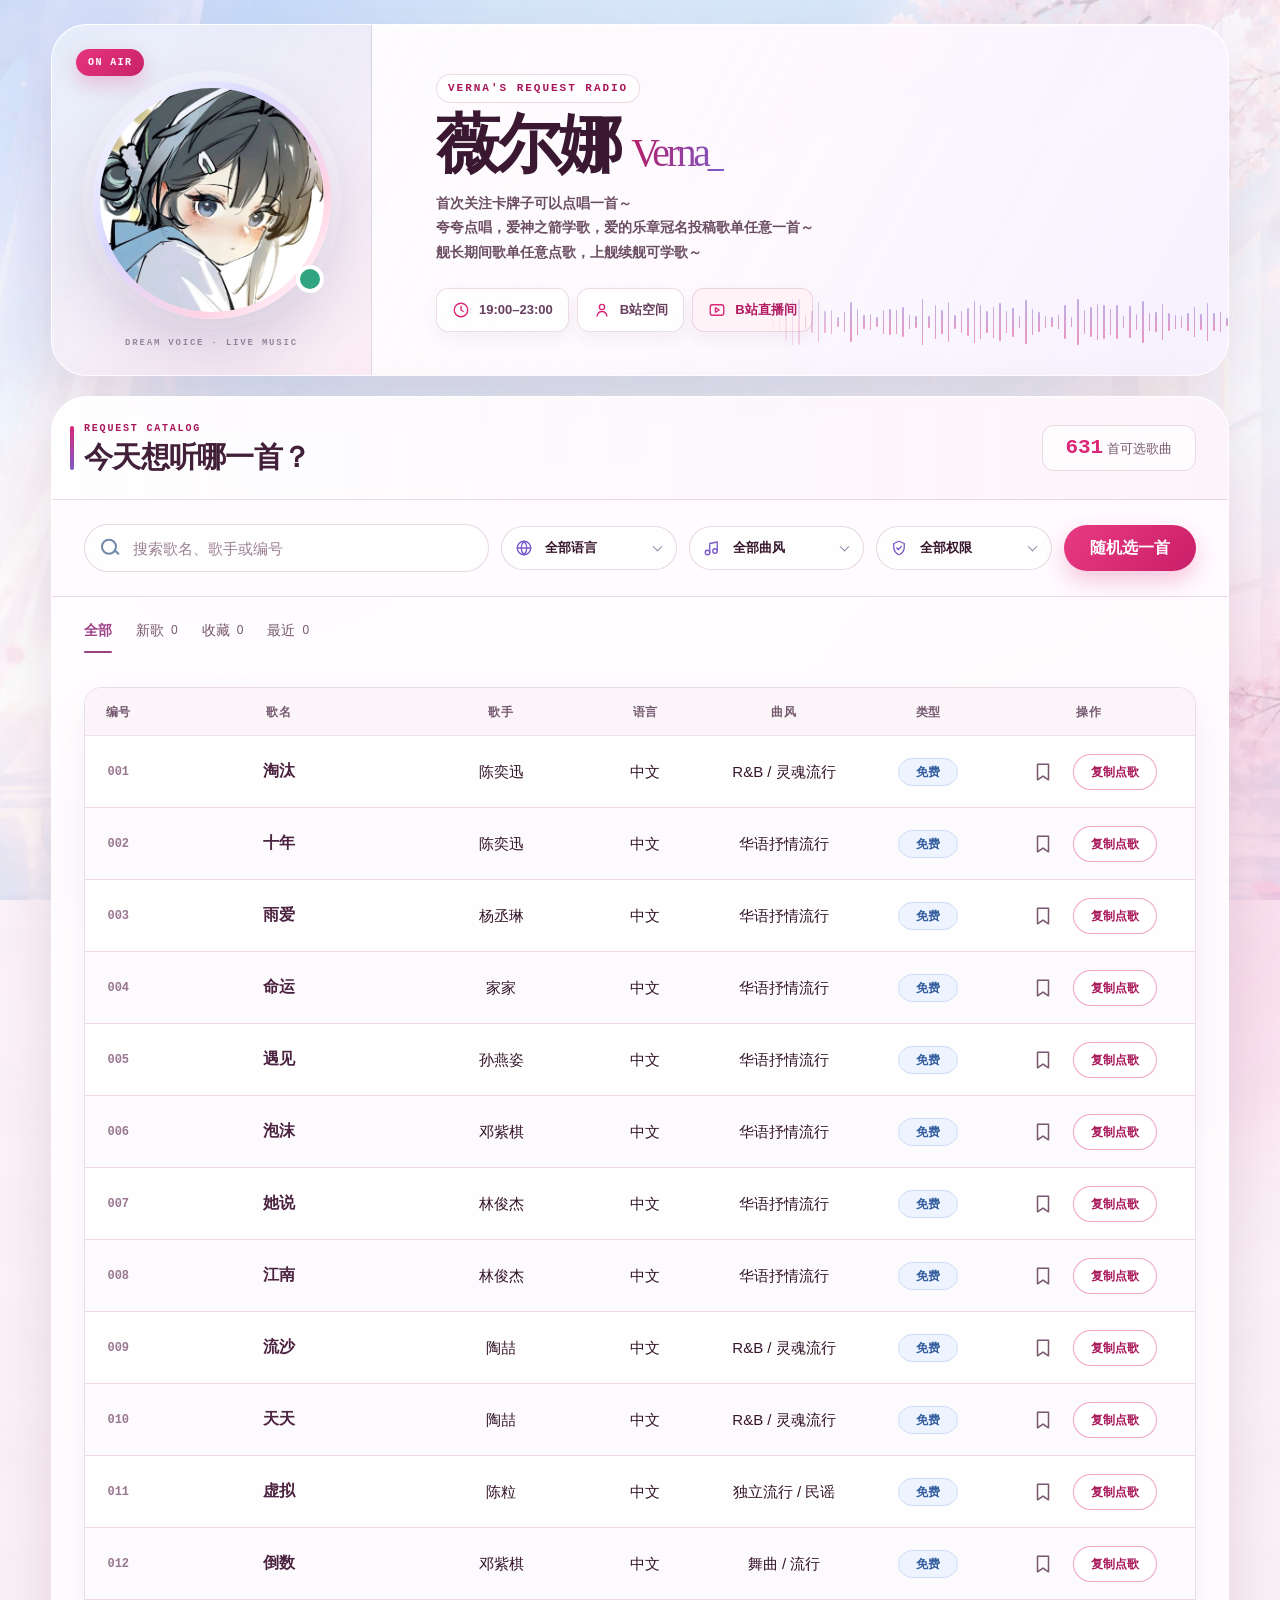
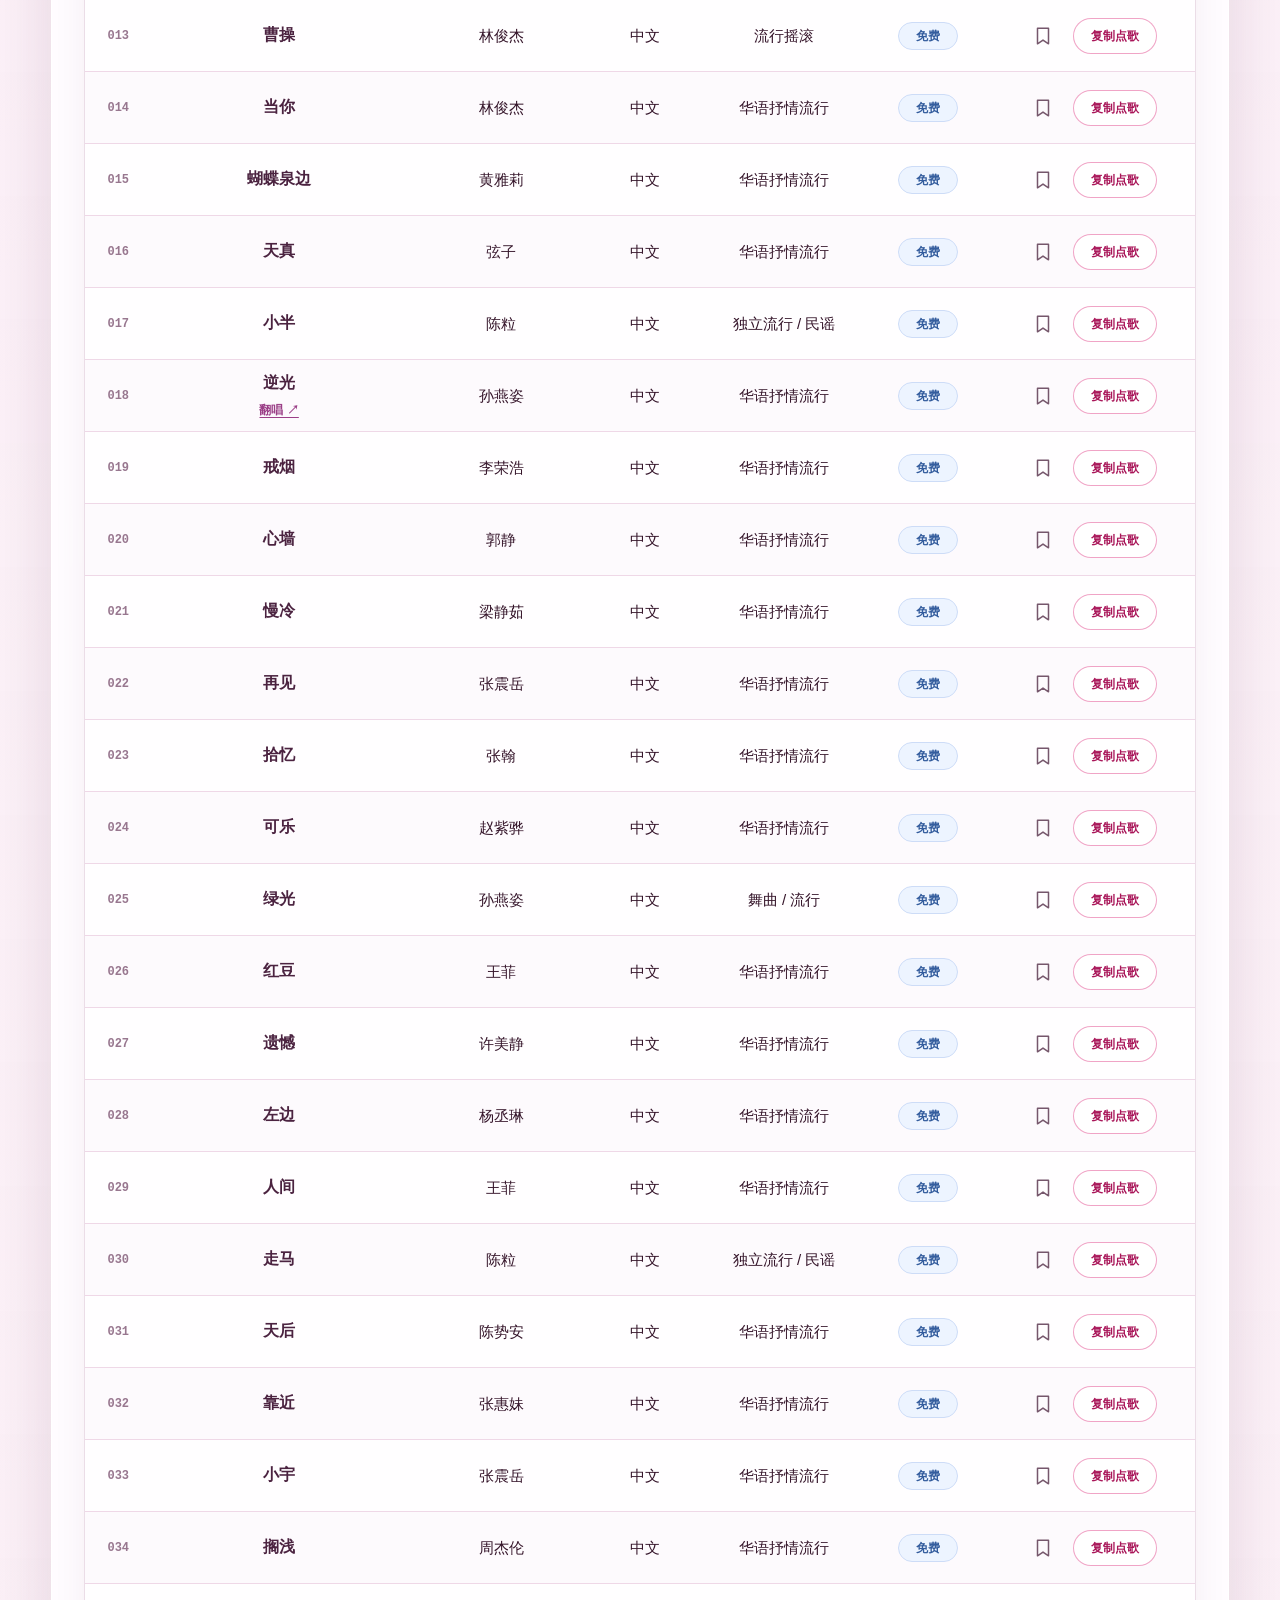
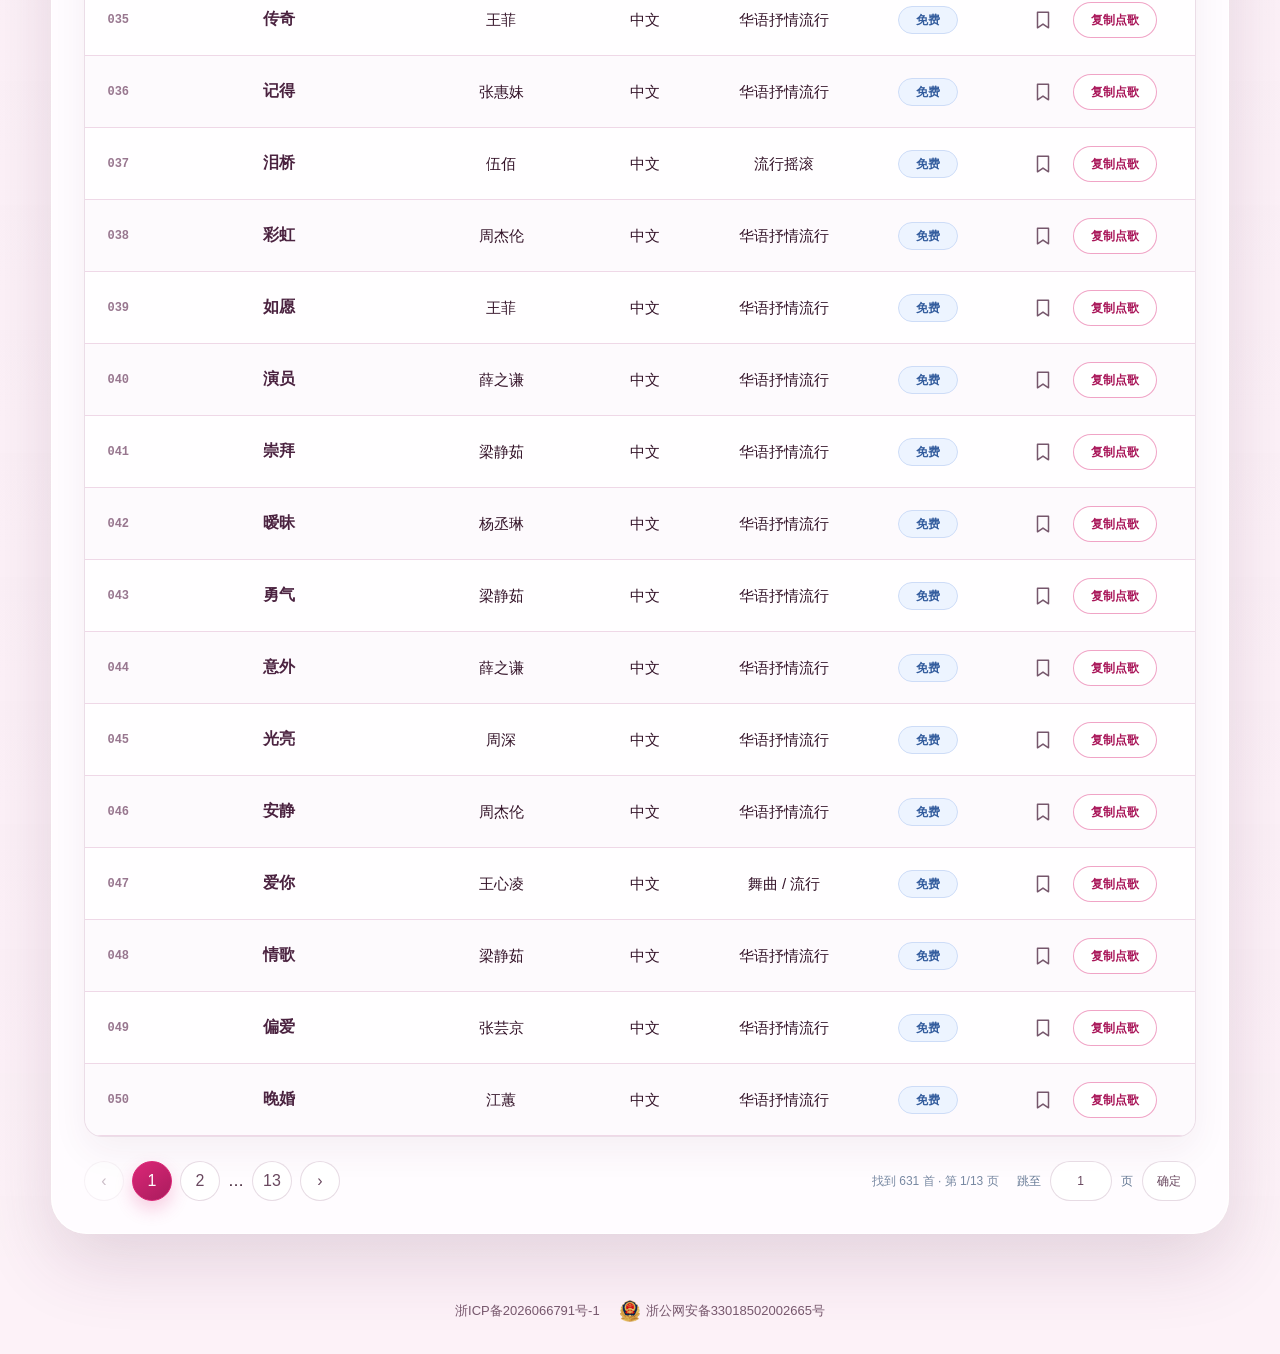
<file: index.html>
﻿<!doctype html>
<html lang="zh-CN">
<head>
  <meta charset="utf-8">
  <meta name="viewport" content="width=device-width,initial-scale=1">
  <meta name="theme-color" content="#e9f2ff">
  <title>薇尔娜 Verna_ · 梦境点歌电台</title>
  <meta name="description" content="薇尔娜 Verna_ 的公开点歌单，支持搜索、筛选、随机选歌和一键复制。">
  <link rel="preload" as="image" href="background.webp?v=20260730-fast" type="image/webp" fetchpriority="high">
  <style>
    :root{
      --ink:#172a4a;--ink-soft:#5e7191;--blue:#2458a9;--iris:#695bd7;
      --iris-soft:#eeeaff;--coral:#ff6c78;--mint:#49a88c;--line:#dce6f4;
      --paper:rgba(255,255,255,.88);--shadow:0 24px 70px rgba(42,76,128,.17);
    }
    *{box-sizing:border-box}html{scroll-behavior:smooth}body{margin:0;min-height:100vh;color:var(--ink);font:15px/1.55 "Microsoft YaHei UI","PingFang SC","Noto Sans SC",sans-serif;background:#eaf3ff url("background.webp?v=20260730-fast") center top/cover fixed no-repeat}
    button,input,select{font:inherit}button{cursor:pointer}.site{min-height:100vh;padding:28px clamp(14px,4vw,64px) 50px;background:linear-gradient(180deg,rgba(237,246,255,.14),rgba(255,244,249,.2))}
    .hero{max-width:1440px;margin:0 auto 20px;min-height:330px;display:grid;grid-template-columns:330px minmax(0,1fr);position:relative;overflow:hidden;border:1px solid rgba(255,255,255,.78);border-radius:38px;background:linear-gradient(120deg,rgba(255,255,255,.78),rgba(238,246,255,.6) 58%,rgba(255,239,246,.68));box-shadow:var(--shadow);backdrop-filter:blur(18px);animation:heroEnter .72s cubic-bezier(.2,.78,.24,1) both}
    .portrait-stage{position:relative;min-height:330px;display:grid;place-items:center;background:linear-gradient(145deg,rgba(112,164,228,.18),rgba(255,255,255,.08));border-right:1px solid rgba(177,199,226,.46)}.portrait-stage:before{content:"ON AIR";position:absolute;top:26px;left:27px;padding:5px 10px;border-radius:99px;color:#fff;background:var(--coral);font:700 10px/1 ui-monospace,"Cascadia Mono",monospace;letter-spacing:.15em;box-shadow:0 6px 15px rgba(255,108,120,.25)}
    .avatar-ring{width:232px;height:232px;padding:9px;border-radius:50%;position:relative;background:conic-gradient(from 30deg,#fff,#bcd9ff,#fff0f5,#fff);box-shadow:0 20px 45px rgba(42,83,145,.2);animation:portraitEnter .8s .12s cubic-bezier(.17,.84,.28,1.15) both;transition:transform .35s ease,box-shadow .35s ease}.avatar-ring:hover{transform:translateY(-5px) rotate(-1.5deg) scale(1.018);box-shadow:0 28px 55px rgba(42,83,145,.25)}.avatar-ring img{width:100%;height:100%;display:block;object-fit:cover;border-radius:50%}.avatar-ring:after{content:"";position:absolute;right:7px;bottom:26px;width:22px;height:22px;border:5px solid #fff;border-radius:50%;background:#64c6a5;animation:onlinePulse 2.2s ease-out infinite}
    .hero-copy{padding:42px 55px 36px;position:relative;display:flex;flex-direction:column;justify-content:center}.hero-copy>*:not(.soundline){animation:copyEnter .6s cubic-bezier(.2,.74,.25,1) both}.hero-copy>.eyebrow{animation-delay:.14s}.hero-copy>h1{animation-delay:.2s}.hero-copy>.intro{animation-delay:.28s}.hero-copy>.meta{animation-delay:.36s}.eyebrow{margin:0 0 5px;color:var(--iris);font:700 11px/1.4 ui-monospace,"Cascadia Mono",monospace;letter-spacing:.2em;text-transform:uppercase}.hero h1{margin:0;color:var(--blue);font:700 clamp(44px,5vw,76px)/1.06 "Songti SC","STSong","SimSun",serif;letter-spacing:.02em}.hero h1 span{font-size:.62em;font-weight:500}.intro{margin:18px 0 20px;max-width:820px;color:#35577f;font-size:16px;font-weight:600;line-height:1.9}
    .meta{display:flex;gap:10px;flex-wrap:wrap}.meta-item{min-height:42px;display:inline-flex;align-items:center;gap:9px;padding:0 15px;border:1px solid rgba(168,190,220,.65);border-radius:14px;color:#315d91;text-decoration:none;background:rgba(255,255,255,.76);font-size:13px;font-weight:700;transition:transform .22s ease,border-color .22s ease,box-shadow .22s ease,background .22s ease}.meta-item:hover{transform:translateY(-3px);border-color:#9bbce7;background:#fff;box-shadow:0 11px 22px rgba(62,103,159,.14)}.meta-item:active{transform:translateY(0) scale(.97)}.meta-item.live{color:#dc5276}.line-icon{width:18px;height:18px;display:grid;place-items:center;flex:0 0 18px;color:#477cc2}.meta-item.live .line-icon{color:#df5578}.line-icon svg,.filter-icon svg{display:block;width:100%;height:100%;fill:none;stroke:currentColor;stroke-width:1.8;stroke-linecap:round;stroke-linejoin:round}
    .soundline{position:absolute;right:0;bottom:26px;width:min(54%,700px);height:54px;display:flex;align-items:center;gap:5px;opacity:.48;pointer-events:none;clip-path:inset(0 100% 0 0 round 12px);mask-image:linear-gradient(90deg,transparent,#000 18%,#000);animation:soundReveal 1.35s .62s cubic-bezier(.18,.75,.22,1) forwards;will-change:clip-path}.soundline i{width:3px;height:var(--h);border-radius:9px;background:linear-gradient(#786bdf,#ff8294);animation:pulse 1.8s ease-in-out infinite alternate;animation-delay:var(--d)}@keyframes pulse{to{height:calc(var(--h)*.38);opacity:.35}}@keyframes soundReveal{0%{clip-path:inset(0 100% 0 0 round 12px)}100%{clip-path:inset(0 0 0 0 round 12px)}}
    .catalog{max-width:1440px;margin:auto;border:1px solid rgba(255,255,255,.88);border-radius:34px;background:var(--paper);box-shadow:var(--shadow);backdrop-filter:blur(20px);overflow:hidden;animation:catalogEnter .72s .18s cubic-bezier(.2,.78,.24,1) both}.catalog-head{display:flex;align-items:end;justify-content:space-between;gap:20px;padding:27px 34px 21px;border-bottom:1px solid var(--line)}.catalog-title small{display:block;margin-bottom:2px;color:var(--iris);font:700 10px/1.5 ui-monospace,"Cascadia Mono",monospace;letter-spacing:.18em}.catalog-title h2{margin:0;font:700 25px/1.2 "Songti SC","STSong","SimSun",serif}.song-count{color:var(--ink-soft);font-size:13px}.song-count strong{display:inline-block;color:var(--coral);font:800 21px/1 ui-monospace,"Cascadia Mono",monospace;transition:transform .25s ease}.song-count strong.bump{animation:countBump .42s ease}
    .controls{position:relative;z-index:5;padding:20px 34px;display:grid;grid-template-columns:minmax(250px,1.5fr) repeat(3,minmax(145px,.65fr)) auto;gap:12px;align-items:center;border-bottom:1px solid var(--line)}.search{position:relative}.search:before{content:"";position:absolute;left:17px;top:50%;width:12px;height:12px;border:2px solid #7188aa;border-radius:50%;transform:translateY(-58%)}.search:after{content:"";position:absolute;left:29px;top:27px;width:7px;height:2px;border-radius:2px;background:#7188aa;transform:rotate(45deg)}.search input{width:100%;height:46px;padding:0 16px 0 48px;border:1px solid #d5e1f0;border-radius:999px;color:var(--ink);background:rgba(255,255,255,.94);outline:none}.search input:focus{border-color:#8c81df;box-shadow:0 0 0 4px rgba(105,91,215,.09)}
    .select-box{position:relative;min-width:0;transition:transform .2s ease}.select-box:hover{transform:translateY(-1px)}.select-box.open{z-index:20}.filter-icon{position:absolute;left:14px;top:22px;z-index:2;width:18px;height:18px;display:grid;place-items:center;color:#776bd0;transform:translateY(-50%);pointer-events:none;transition:transform .24s ease,color .2s ease}.select-box:focus-within .filter-icon{color:#5847c9;transform:translateY(-50%) scale(1.08)}.select-box.changed .filter-icon{animation:filterPop .36s ease}.select-box:after{content:"";position:absolute;right:16px;top:22px;z-index:2;width:6px;height:6px;border-right:1.5px solid #8585a2;border-bottom:1.5px solid #8585a2;transform:translateY(-70%) rotate(45deg);pointer-events:none;transition:transform .22s ease,border-color .22s ease}.select-box.open:after{border-color:#695bd7;transform:translateY(-25%) rotate(225deg)}.filter-trigger{width:100%;height:44px;border:1px solid #dcd9ed;border-radius:999px;padding:0 34px 0 43px;color:#5f5c7e;background:linear-gradient(#fff,#fcfbff);font-size:13px;font-weight:700;text-align:left;outline:none;white-space:nowrap;overflow:hidden;text-overflow:ellipsis;transition:border-color .2s ease,box-shadow .2s ease,background .2s ease,transform .2s ease}.filter-trigger:hover{border-color:#beb7e4;background:#fff;box-shadow:0 8px 18px rgba(86,74,150,.09)}.filter-trigger:focus-visible,.select-box.open .filter-trigger{border-color:#9b90dc;box-shadow:0 0 0 4px rgba(105,91,215,.09)}.filter-menu{position:absolute;top:calc(100% + 8px);left:0;width:100%;z-index:30;padding:7px;border:1px solid rgba(181,174,222,.8);border-radius:20px;background:rgba(255,255,255,.98);box-shadow:0 18px 38px rgba(56,52,106,.18);backdrop-filter:blur(18px);opacity:0;visibility:hidden;transform:translateY(-7px) scale(.97);transform-origin:top;transition:opacity .18s ease,visibility .18s ease,transform .22s cubic-bezier(.2,.8,.25,1)}.select-box.open .filter-menu{opacity:1;visibility:visible;transform:none}.filter-option{display:block;width:100%;min-height:34px;margin:2px 0;padding:6px 13px;border:0;border-radius:999px;color:#4e5271;background:transparent;font-size:13px;text-align:left;white-space:nowrap;overflow:hidden;text-overflow:ellipsis;transition:color .16s ease,background .16s ease,transform .16s ease,box-shadow .16s ease}.filter-option:hover,.filter-option:focus-visible{outline:0;color:#5145b7;background:#eeeaff;transform:translateX(2px)}.filter-option.selected{color:#fff;background:linear-gradient(135deg,#6859dc,#4f83e6);box-shadow:0 6px 14px rgba(94,82,206,.24)}
    .random{height:44px;padding:0 18px;border:0;border-radius:999px;position:relative;overflow:hidden;color:#fff;background:linear-gradient(135deg,#ff7a82,#ff5c70);font-weight:800;box-shadow:0 9px 20px rgba(255,92,112,.23);transition:transform .2s ease,box-shadow .2s ease,filter .2s ease}.random:before{content:"";position:absolute;inset:-60% auto -60% -45%;width:36%;background:linear-gradient(90deg,transparent,rgba(255,255,255,.65),transparent);transform:skewX(-18deg);transition:left .55s ease}.random:hover{transform:translateY(-3px);box-shadow:0 14px 28px rgba(255,92,112,.32)}.random:hover:before{left:120%}.random:active{transform:translateY(0) scale(.96)}.random.is-picking{pointer-events:none;animation:shuffleButton .54s ease-in-out}
    .notice{min-height:26px;padding:6px 34px 0;color:#337b66;font-weight:700}.notice.flash{animation:noticeIn .38s ease}.table-shell{margin:0 34px;border:1px solid var(--line);border-radius:19px;overflow:hidden;background:rgba(255,255,255,.8)}table{width:100%;border-collapse:separate;border-spacing:0;table-layout:fixed}th,td{height:51px;padding:8px 12px;border-bottom:1px solid #e8eef6;text-align:center;white-space:nowrap;overflow:hidden;text-overflow:ellipsis}th{height:46px;color:#6b7892;background:#f6f9fd;font-size:12px;letter-spacing:.06em}tbody.reveal tr{animation:rowEnter .34s cubic-bezier(.2,.72,.28,1) both;animation-delay:calc(var(--i)*34ms)}tbody tr{transition:transform .18s ease}tbody td{transition:background .18s ease,border-color .18s ease,box-shadow .18s ease}tbody tr:hover{position:relative;z-index:1;transform:translateX(2px)}tbody tr:hover td{border-bottom-color:transparent;background:#f1efff}tbody tr:hover td:first-child{border-radius:999px 0 0 999px;box-shadow:inset 3px 0 0 var(--iris)}tbody tr:hover td:last-child{border-radius:0 999px 999px 0}tbody tr:last-child td{border-bottom:0}th:nth-child(1){width:8%}th:nth-child(2){width:21%}th:nth-child(3){width:21%}th:nth-child(4){width:10%}th:nth-child(5){width:17%}th:nth-child(6){width:10%}th:nth-child(7){width:13%}.number{color:#8b92aa;font:700 12px ui-monospace,"Cascadia Mono",monospace}.title{color:#203d68;font-weight:800}.muted{color:#7a8ba4}.tag{display:inline-flex;align-items:center;justify-content:center;min-width:56px;padding:4px 10px;border-radius:99px;font-size:12px;font-weight:800;transition:transform .18s ease}tr:hover .tag{transform:scale(1.06)}.free{color:#2874c6;background:#eaf4ff}.sc{color:#df5274;background:#fff0f4}.ship{color:#d47a32;background:#fff2e6}.copy{height:32px;min-width:76px;padding:0 14px;border:1px solid #ff8d96;border-radius:999px;color:#ef5968;background:#fff;font-size:12px;font-weight:800;transition:color .18s ease,background .18s ease,transform .18s ease,box-shadow .18s ease}.copy:hover{color:#fff;background:var(--coral);transform:translateY(-2px);box-shadow:0 7px 13px rgba(255,108,120,.2)}.copy:active{transform:scale(.94)}.copy.copied{border-color:#66bea2;color:#fff;background:#58ae93;animation:copySuccess .42s ease}.empty{height:150px;color:var(--ink-soft)}
    .pager{display:flex;align-items:center;justify-content:space-between;gap:18px;padding:18px 34px 26px}.pages{display:flex;align-items:center;gap:8px}.page-btn,.jump button{height:38px;min-width:38px;border:1px solid #dce5f1;border-radius:999px;color:#455e82;background:#fff;transition:transform .18s ease,border-color .18s ease,color .18s ease,background .18s ease,box-shadow .18s ease}.page-btn:not(:disabled):hover,.jump button:hover{transform:translateY(-2px);border-color:#aaa2df;color:var(--iris);box-shadow:0 7px 15px rgba(81,72,152,.1)}.page-btn:active,.jump button:active{transform:scale(.94)}.page-btn.active{border-color:var(--iris);color:#fff;background:var(--iris);animation:pageSelect .28s ease}.page-btn:disabled{opacity:.35}.page-meta{margin-left:auto;color:#7888a2;font-size:12px}.jump{display:flex;align-items:center;gap:9px;color:#667995;font-size:12px}.jump input{width:62px;height:38px;border:1px solid #dce5f1;border-radius:999px;text-align:center;color:var(--ink);background:#fff;transition:border-color .18s ease,box-shadow .18s ease}.jump input:focus{outline:0;border-color:#9b90dc;box-shadow:0 0 0 4px rgba(105,91,215,.09)}.jump button{padding:0 14px}.toast{position:fixed;left:50%;bottom:26px;z-index:10;max-width:min(90vw,680px);padding:11px 20px;border-radius:99px;color:#fff;background:rgba(26,49,83,.94);box-shadow:0 12px 30px rgba(20,40,70,.25);opacity:0;transform:translate(-50%,22px) scale(.96);pointer-events:none;transition:opacity .22s ease,transform .28s cubic-bezier(.2,.8,.3,1.2)}.toast.show{opacity:1;transform:translate(-50%,0) scale(1)}
    @keyframes heroEnter{from{opacity:0;transform:translateY(-16px) scale(.985)}to{opacity:1;transform:none}}@keyframes catalogEnter{from{opacity:0;transform:translateY(24px) scale(.99)}to{opacity:1;transform:none}}@keyframes portraitEnter{from{opacity:0;transform:scale(.82) rotate(-5deg)}to{opacity:1;transform:none}}@keyframes copyEnter{from{opacity:0;transform:translateY(13px)}to{opacity:1;transform:none}}@keyframes onlinePulse{0%,55%{box-shadow:0 0 0 0 rgba(100,198,165,.48)}100%{box-shadow:0 0 0 13px rgba(100,198,165,0)}}@keyframes filterPop{50%{transform:translateY(-50%) scale(1.18)}}@keyframes shuffleButton{0%,100%{transform:none}25%{transform:translateX(-3px) rotate(-1deg)}55%{transform:translateX(3px) rotate(1deg)}75%{transform:translateX(-2px)}}@keyframes rowEnter{from{opacity:0;transform:translateY(9px)}to{opacity:1;transform:none}}@keyframes copySuccess{50%{transform:scale(1.08)}}@keyframes pageSelect{50%{transform:scale(1.1)}}@keyframes noticeIn{from{opacity:0;transform:translateY(-5px)}to{opacity:1;transform:none}}@keyframes countBump{50%{transform:scale(1.18);color:#ff5265}}
    @media(max-width:1050px){.hero{grid-template-columns:245px 1fr}.portrait-stage{min-height:300px}.avatar-ring{width:185px;height:185px}.hero-copy{padding:34px}.soundline{display:none}.controls{grid-template-columns:1fr repeat(3,150px);}.random{grid-column:4}.table-shell{overflow-x:auto}table{min-width:900px}}
    @media(max-width:720px){.site{padding:10px}.hero{grid-template-columns:100px 1fr;min-height:0;border-radius:25px}.portrait-stage{min-height:154px}.portrait-stage:before{display:none}.avatar-ring{width:82px;height:82px;padding:4px}.hero-copy{padding:18px 14px}.eyebrow{font-size:8px}.hero h1{font-size:29px}.intro{grid-column:1/-1;margin:10px 0;font-size:11px;line-height:1.6}.meta{grid-column:1/-1}.meta-item{min-height:36px;padding-right:9px;font-size:10px}.line-icon{width:15px;height:15px;flex-basis:15px}.catalog{border-radius:25px}.catalog-head{padding:20px 16px 15px}.controls{padding:14px 12px;grid-template-columns:1fr 1fr;gap:8px}.search{grid-column:1/-1}.select-box:last-of-type{grid-column:auto}.random{grid-column:auto;height:42px}.notice{padding-left:16px}.table-shell{margin:0 10px}.pager{padding:15px 12px 22px;align-items:flex-start;flex-direction:column}.page-meta{display:none}.jump{align-self:flex-end}th:nth-child(1),td:nth-child(1),th:nth-child(3),td:nth-child(3),th:nth-child(4),td:nth-child(4),th:nth-child(5),td:nth-child(5){display:none}table{min-width:0}th:nth-child(2){width:48%}th:nth-child(6){width:20%}th:nth-child(7){width:32%}}
  </style>
  <link rel="stylesheet" href="refined.css?v=20260828-row-divider">
  <link rel="stylesheet" href="catalog-upgrade.css">
</head>
<body>
  <div class="site">
    <header class="hero">
      <div class="portrait-stage"><div class="avatar-ring"><img src="[data-uri]" alt="薇尔娜 Verna_ 主播头像"></div></div>
      <div class="hero-copy">
        <p class="eyebrow">Verna's request radio</p>
        <h1>薇尔娜 <span>Verna_</span></h1>
        <p class="intro">首次关注卡牌子可以点唱一首～<br>夸夸点唱，爱神之箭学歌，爱的乐章冠名投稿歌单任意一首～<br>舰长期间歌单任意点歌，上舰续舰可学歌～</p>
        <nav class="meta" aria-label="直播信息">
          <span class="meta-item"><span class="line-icon" aria-hidden="true"><svg viewBox="0 0 24 24"><circle cx="12" cy="12" r="9"></circle><path d="M12 7v5l3 2"></path></svg></span>19:00–23:00</span>
          <a class="meta-item" href="https://space.bilibili.com/3706927714404361/dynamic" target="_blank" rel="noopener"><span class="line-icon" aria-hidden="true"><svg viewBox="0 0 24 24"><circle cx="12" cy="8" r="3.5"></circle><path d="M5.5 20c.7-4 3-6 6.5-6s5.8 2 6.5 6"></path></svg></span>B站空间</a>
          <a class="meta-item live" href="https://live.bilibili.com/1786336508/" target="_blank" rel="noopener"><span class="line-icon" aria-hidden="true"><svg viewBox="0 0 24 24"><rect x="3" y="5" width="18" height="14" rx="3"></rect><path d="m10 9 5 3-5 3z"></path></svg></span>B站直播间</a>
        </nav>
        <div class="soundline" aria-hidden="true"></div>
      </div>
    </header>

    <main class="catalog">
      <div class="catalog-head">
        <div class="catalog-title"><small>REQUEST CATALOG</small><h2>今天想听哪一首？</h2></div>
        <div id="toast" class="toast" role="status" aria-live="polite" aria-atomic="true">
          <span class="toast-icon" aria-hidden="true">
            <svg viewBox="0 0 24 24" fill="none">
              <path class="toast-copy-back" d="M8 7V5.8A1.8 1.8 0 0 1 9.8 4h8.4A1.8 1.8 0 0 1 20 5.8v8.4a1.8 1.8 0 0 1-1.8 1.8H17"></path>
              <rect x="4" y="8" width="13" height="12" rx="3"></rect>
              <path class="toast-check" d="m7.5 14 2.2 2.2 4.2-4.5"></path>
            </svg>
          </span>
          <span class="toast-message"></span>
        </div>
        <div class="song-count"><strong id="totalCount">—</strong> 首可选歌曲</div>
      </div>
      <div class="controls">
        <label class="search"><input id="query" autocomplete="off" placeholder="搜索歌名、歌手或编号" aria-label="搜索歌名、歌手或编号"></label>
        <div class="select-box" data-placeholder="全部语言"><span class="filter-icon" aria-hidden="true"><svg viewBox="0 0 24 24"><circle cx="12" cy="12" r="9"></circle><path d="M3 12h18M12 3c2.5 2.6 3.8 5.6 3.8 9S14.5 18.4 12 21M12 3C9.5 5.6 8.2 8.6 8.2 12S9.5 18.4 12 21"></path></svg></span><button type="button" class="filter-trigger" aria-label="按语言筛选" aria-haspopup="listbox" aria-expanded="false"><span class="filter-value">全部语言</span></button><div class="filter-menu" role="listbox" aria-label="语言选项"></div><input type="hidden" id="language" value=""></div>
        <div class="select-box" data-placeholder="全部曲风"><span class="filter-icon" aria-hidden="true"><svg viewBox="0 0 24 24"><path d="M9 18V6l10-2v12"></path><circle cx="6" cy="18" r="3"></circle><circle cx="16" cy="16" r="3"></circle></svg></span><button type="button" class="filter-trigger" aria-label="按曲风筛选" aria-haspopup="listbox" aria-expanded="false"><span class="filter-value">全部曲风</span></button><div class="filter-menu" role="listbox" aria-label="曲风选项"></div><input type="hidden" id="genre" value=""></div>
        <div class="select-box" data-placeholder="全部权限"><span class="filter-icon" aria-hidden="true"><svg viewBox="0 0 24 24"><path d="M12 3 5 6v5c0 4.7 2.8 8.1 7 10 4.2-1.9 7-5.3 7-10V6l-7-3z"></path><path d="m9 12 2 2 4-4"></path></svg></span><button type="button" class="filter-trigger" aria-label="按权限筛选" aria-haspopup="listbox" aria-expanded="false"><span class="filter-value">全部权限</span></button><div class="filter-menu" role="listbox" aria-label="权限选项"></div><input type="hidden" id="type" value=""></div>
        <button id="random" class="random">随机选一首</button>
      </div>
      <div class="viewer-tools" aria-label="我的歌曲">
        <div class="view-tabs" role="group" aria-label="歌曲分类">
          <button data-view="all" aria-pressed="true">全部</button>
          <button data-view="new" aria-pressed="false" title="近 7 天新增的歌曲">新歌 <span id="new-count" class="view-count">0</span></button>
          <button data-view="favorites" aria-pressed="false">收藏 <span id="favorites-count" class="view-count">0</span></button>
          <button data-view="recent" aria-pressed="false">最近 <span id="recent-count" class="view-count">0</span></button>
        </div>
        <button id="clear-recent" hidden>清空最近点过</button>
      </div>
      <div id="notice" class="notice" aria-live="polite"></div>
      <div class="table-shell">
        <table>
          <thead><tr><th>编号</th><th>歌名</th><th>歌手</th><th>语言</th><th>曲风</th><th>类型</th><th>操作</th></tr></thead>
          <tbody id="rows"><tr><td colspan="7" class="empty">正在载入歌单…</td></tr></tbody>
        </table>
      </div>
      <div class="pager">
        <div id="pages" class="pages"></div>
        <span id="pageMeta" class="page-meta"></span>
        <div class="jump"><span>跳至</span><input id="jump" inputmode="numeric" value="1" aria-label="页码"><span>页</span><button id="go">确定</button></div>
      </div>
    </main>
  </div>
  <footer class="site-footer" aria-label="网站备案信息">
    <a href="https://beian.miit.gov.cn/" target="_blank" rel="noopener noreferrer">浙ICP备2026066791号-1</a>
    <a class="police-filing" href="https://beian.mps.gov.cn/#/query/webSearch?code=33018502002665" target="_blank" rel="noopener noreferrer"><img src="assets/police-beian.png" width="20" height="22" alt="" aria-hidden="true">浙公网安备33018502002665号</a>
  </footer>
  <dialog id="candidate" class="song-dialog" aria-labelledby="candidate-heading">
    <button class="dialog-close" data-close="candidate" aria-label="关闭随机候选">×</button>
    <h2 id="candidate-heading">随机候选</h2>
    <div class="candidate-song"><p id="candidate-name" class="candidate-title"></p><p id="candidate-artist"></p></div>
    <div class="dialog-actions"><button id="another">换一首</button><button id="choose-candidate" class="primary-action">就点这首</button></div>
  </dialog>
  <dialog id="manual-copy" class="song-dialog" aria-labelledby="manual-heading">
    <button class="dialog-close" data-close="manual-copy" aria-label="关闭手动复制">×</button>
    <h2 id="manual-heading">手动复制点歌</h2><p class="manual-hint">浏览器未允许自动复制，请复制下面的文字。</p>
    <textarea id="manual-value" readonly aria-label="点歌文字"></textarea>
    <div class="dialog-actions"><button id="manual-copy-done" class="primary-action">我已手动复制</button></div>
  </dialog>
  <script src="songs-data.js?v=20260730-631"></script>
  <script type="module" src="catalog-app.mjs"></script>
</body>
</html>
</file>
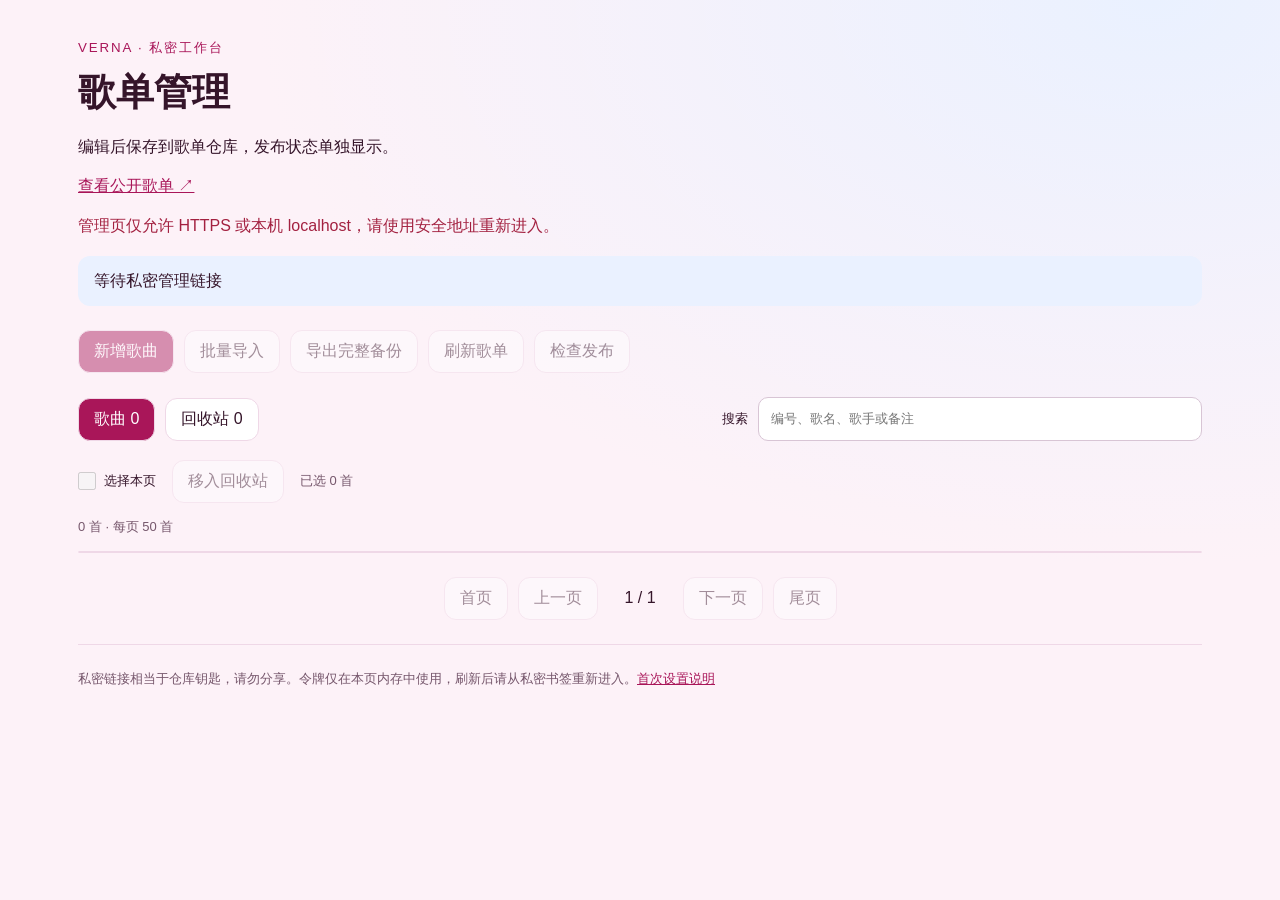
<file: admin/index.html>
<!doctype html>
<html lang="zh-CN"><head><meta charset="utf-8"><meta name="viewport" content="width=device-width,initial-scale=1"><meta name="referrer" content="no-referrer"><meta name="robots" content="noindex,nofollow"><meta http-equiv="Content-Security-Policy" content="default-src 'self'; connect-src 'self' https://api.github.com; object-src 'none'; base-uri 'none'; form-action 'none'"><title>薇尔娜 · 歌单管理</title><link rel="stylesheet" href="admin.css"></head>
<body><main class="workspace">
 <header><small>VERNA · 私密工作台</small><h1>歌单管理</h1><p>编辑后保存到歌单仓库，发布状态单独显示。</p><a href="../" target="_blank" rel="noopener noreferrer">查看公开歌单 ↗</a></header>
 <p id="error" class="error" role="alert" hidden></p><p id="notice" role="status"></p><p id="sync" class="sync">等待私密管理链接</p>
 <div class="toolbar"><button id="add" disabled>新增歌曲</button><button id="import" disabled>批量导入</button><button id="backup" disabled>导出完整备份</button><button id="refresh" disabled>刷新歌单</button><button id="check-published" disabled>检查发布</button></div>
 <div class="catalog-tools"><div class="tabs"><button id="active-tab" aria-pressed="true">歌曲 <span id="count">0</span></button><button id="trash-tab" aria-pressed="false">回收站 <span id="trash-count">0</span></button></div><label>搜索 <input id="search" placeholder="编号、歌名、歌手或备注"></label></div>
 <div class="bulk-tools"><label><input type="checkbox" id="select-page" disabled>选择本页</label><button id="bulk" disabled>移入回收站</button><span id="selected-count" class="muted" role="status">已选 0 首</span></div>
 <p id="results" class="muted"></p><div id="rows" class="rows"></div><p id="empty" hidden>当前没有符合条件的歌曲。</p>
 <nav class="pager" aria-label="管理分页"><button id="first" disabled>首页</button><button id="prev" disabled>上一页</button><span id="page">1 / 1</span><button id="next" disabled>下一页</button><button id="last" disabled>尾页</button></nav>
 <footer>私密链接相当于仓库钥匙，请勿分享。令牌仅在本页内存中使用，刷新后请从私密书签重新进入。<a href="setup.html">首次设置说明</a></footer>
</main>
<dialog id="editor" aria-labelledby="edit-title"><h2 id="edit-title">新增歌曲</h2><form id="edit-form">
 <div class="form-grid"><label>编号<input name="id" maxlength="100" placeholder="留空自动生成稳定编号"></label><label>歌名<input name="title" maxlength="200" required></label><label>歌手<input name="artist" maxlength="200"></label><label>语言<input name="language" maxlength="80" list="languages"></label><label>曲风<input name="genre" maxlength="200" list="genres"></label><label>点歌类型<input name="type" maxlength="80" value="免费" list="types" required></label></div>
 <label>备注<textarea name="notes" maxlength="2000"></textarea></label>
 <label>已核实的 B 站翻唱链接<textarea name="covers" placeholder="每行：标题 | https://www.bilibili.com/video/BV…/" maxlength="15000"></textarea></label><p class="muted">可填多条。仅添加已确认对应这首歌曲的真实翻唱；链接不会自动播放。</p>
 <p id="edit-error" class="error" role="alert"></p><button id="edit-refresh" type="button" hidden>刷新歌单，保留输入</button>
 <div class="dialog-actions"><button id="save" type="submit">保存歌曲</button><button type="button" data-close="editor">取消</button></div>
</form></dialog>
<dialog id="importer" aria-labelledby="import-title"><h2 id="import-title">批量导入</h2><p>粘贴完整 JSON 备份，或七列表格（制表符 / CSV）：编号、歌名、歌手、语言、曲风、点歌类型、备注。可包含同顺序中文表头，空白列请保留。</p>
 <p>合并导入：新增未出现的编号与「歌名＋歌手」；重复项（包括回收站）跳过，现有字段不会覆盖。JSON 中新增条目的编号、日期、排序、备注、翻唱链接及回收站状态完整保留。表格不含翻唱链接，新增项默认为空。</p>
 <label>选择备份文件<input id="import-file" type="file" accept=".json,.csv,.tsv,.txt"></label><label>导入内容<textarea id="batch" maxlength="1500000"></textarea></label>
 <button id="preview-import">预览查重</button><p id="import-summary" role="status"></p><p id="import-error" class="error" role="alert"></p><button id="import-refresh" hidden>刷新歌单，保留输入</button>
 <div class="dialog-actions"><button id="import-save" disabled>确认合并保存</button><button data-close="importer">取消</button></div>
</dialog>
<datalist id="languages"></datalist><datalist id="genres"></datalist><datalist id="types"><option>免费</option><option>SC</option><option>舰限</option></datalist>
<script type="module" src="admin.mjs"></script></body></html>
</file>
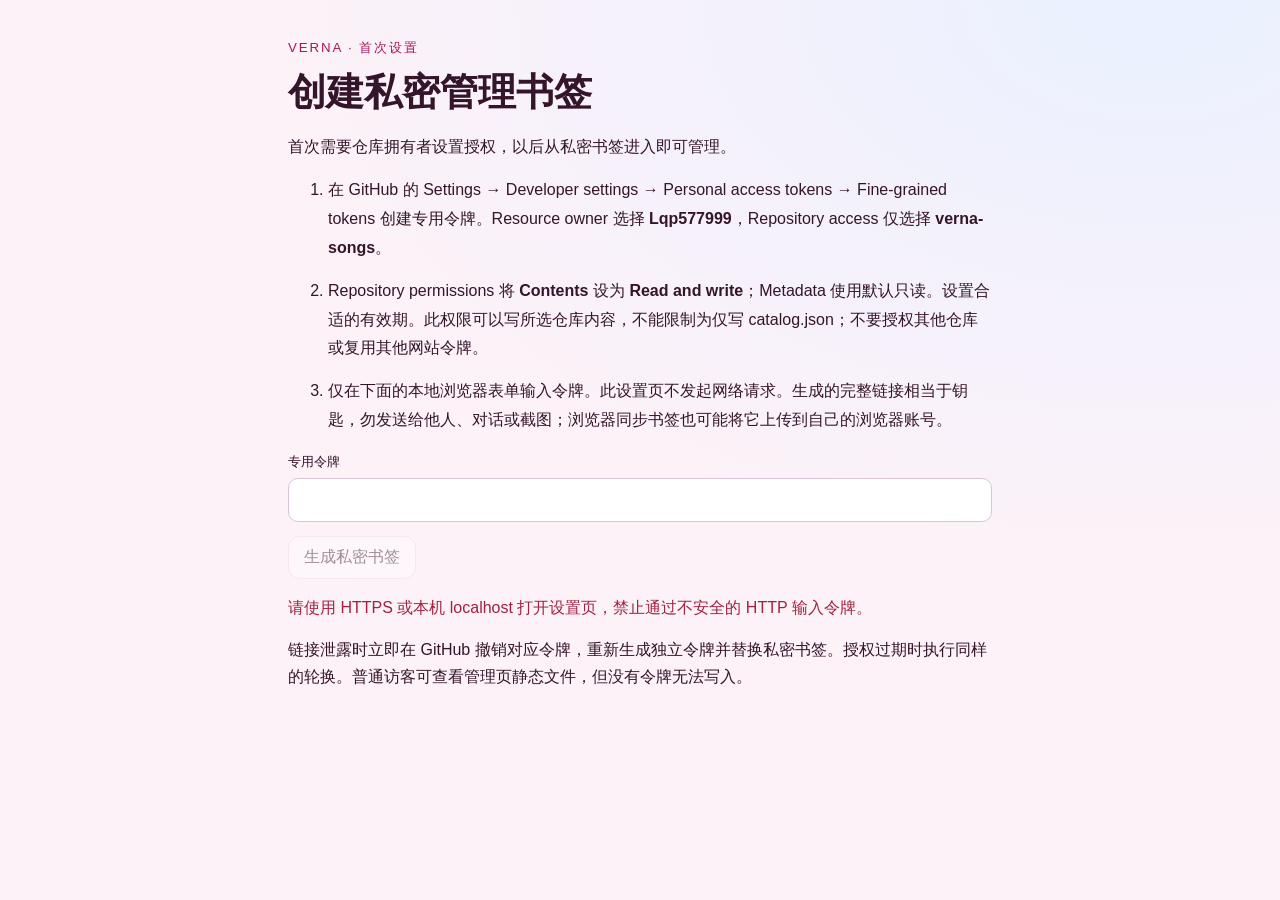
<file: admin/setup.html>
<!doctype html><html lang="zh-CN"><head><meta charset="utf-8"><meta name="viewport" content="width=device-width,initial-scale=1"><meta name="referrer" content="no-referrer"><meta name="robots" content="noindex,nofollow"><meta http-equiv="Content-Security-Policy" content="default-src 'self'; connect-src 'none'; object-src 'none'; base-uri 'none'; form-action 'none'"><title>薇尔娜 · 私密管理链接设置</title><link rel="stylesheet" href="admin.css"></head><body><main class="workspace setup"><header><small>VERNA · 首次设置</small><h1>创建私密管理书签</h1><p>首次需要仓库拥有者设置授权，以后从私密书签进入即可管理。</p></header>
<ol><li>在 GitHub 的 Settings → Developer settings → Personal access tokens → Fine-grained tokens 创建专用令牌。Resource owner 选择 <strong>Lqp577999</strong>，Repository access 仅选择 <strong>verna-songs</strong>。</li><li>Repository permissions 将 <strong>Contents</strong> 设为 <strong>Read and write</strong>；Metadata 使用默认只读。设置合适的有效期。此权限可以写所选仓库内容，不能限制为仅写 catalog.json；不要授权其他仓库或复用其他网站令牌。</li><li>仅在下面的本地浏览器表单输入令牌。此设置页不发起网络请求。生成的完整链接相当于钥匙，勿发送给他人、对话或截图；浏览器同步书签也可能将它上传到自己的浏览器账号。</li></ol>
<form id="setup-form" autocomplete="off"><label>专用令牌<input id="key" type="password" required maxlength="500" autocomplete="off" spellcheck="false"></label><button id="generate">生成私密书签</button></form><p id="error" class="error" role="alert"></p>
<section id="result" class="setup-result" hidden><h2>私密链接已在此浏览器中生成</h2><p>先复制下面的完整链接并保存到安全的密码管理器或书签，再打开。管理页面会立即移除地址中的钥匙；进入后直接收藏地址栏不会包含授权。</p><label>完整私密链接<textarea id="private-link" readonly spellcheck="false"></textarea></label><div class="toolbar"><button id="copy">复制私密链接</button><a id="open" rel="noreferrer">打开管理页</a><button id="clear">清除显示</button></div><p id="status" role="status"></p></section>
<p>链接泄露时立即在 GitHub 撤销对应令牌，重新生成独立令牌并替换私密书签。授权过期时执行同样的轮换。普通访客可查看管理页静态文件，但没有令牌无法写入。</p></main><script type="module" src="setup.mjs"></script></body></html>
</file>
<file: refined.css>
/*
 * Verna Dream Radio — visual refinement layer
 * This file intentionally changes presentation only. All original HTML
 * controls, song data and JavaScript behavior remain untouched.
 */

:root {
  color-scheme: light;
  --ink: #35152a;
  --ink-soft: #76576c;
  --blue: #6c4fb4;
  --iris: #9b3f87;
  --iris-soft: #f8eaf5;
  --coral: #db2777;
  --mint: #2d806d;
  --line: #efd8e7;
  --paper: rgba(255, 252, 255, 0.94);
  --shadow: 0 28px 72px rgba(91, 44, 84, 0.16);

  --color-primary: #db2777;
  --color-primary-dark: #a91659;
  --color-secondary: #7c5bc7;
  --color-accent: #a16207;
  --color-surface: rgba(255, 253, 255, 0.92);
  --color-surface-solid: #fffafd;
  --color-border: rgba(145, 68, 122, 0.18);
  --color-focus: rgba(219, 39, 119, 0.24);

  --space-1: 4px;
  --space-2: 8px;
  --space-3: 12px;
  --space-4: 16px;
  --space-5: 24px;
  --space-6: 32px;
  --space-7: 48px;

  --radius-sm: 12px;
  --radius-md: 18px;
  --radius-lg: 28px;
  --radius-xl: 36px;

  --ease-ui: cubic-bezier(0.22, 0.8, 0.22, 1);
  --duration-fast: 160ms;
  --duration-ui: 240ms;
}

* {
  scrollbar-width: thin;
  scrollbar-color: rgba(155, 63, 135, 0.34) transparent;
}

*::-webkit-scrollbar {
  width: 9px;
  height: 9px;
}

*::-webkit-scrollbar-thumb {
  border: 2px solid transparent;
  border-radius: 999px;
  background: rgba(155, 63, 135, 0.34);
  background-clip: padding-box;
}

html {
  scroll-padding-top: var(--space-4);
  scrollbar-width: none;
}

body {
  position: relative;
  min-height: 100dvh;
  overflow-x: hidden;
  color: var(--ink);
  font-size: 16px;
  background-color: #fdf2f8;
  background-position: center top;
  background-attachment: fixed;
  scrollbar-width: none;
}

html::-webkit-scrollbar,
body::-webkit-scrollbar {
  display: none;
  width: 0;
  height: 0;
}

body::before,
body::after {
  content: "";
  position: fixed;
  z-index: -1;
  border-radius: 50%;
  filter: blur(72px);
  pointer-events: none;
}

body::before {
  top: -16vw;
  left: -11vw;
  width: 42vw;
  aspect-ratio: 1;
  background: rgba(132, 163, 255, 0.22);
}

body::after {
  right: -13vw;
  bottom: -20vw;
  width: 48vw;
  aspect-ratio: 1;
  background: rgba(244, 114, 182, 0.2);
}

::selection {
  color: #fff;
  background: var(--color-primary);
}

button,
input {
  touch-action: manipulation;
}

button:focus-visible,
input:focus-visible,
a:focus-visible,
.filter-trigger:focus-visible,
.filter-option:focus-visible {
  outline: 3px solid var(--color-focus);
  outline-offset: 3px;
}

.site {
  position: relative;
  isolation: isolate;
  padding: var(--space-5) clamp(14px, 4vw, 64px);
  background:
    linear-gradient(180deg, rgba(255, 255, 255, 0.08), rgba(253, 242, 248, 0.22)),
    radial-gradient(circle at 50% 0, rgba(255, 255, 255, 0.5), transparent 36%);
}

.site::before {
  content: "";
  position: fixed;
  inset: 0;
  z-index: -1;
  pointer-events: none;
  background-image: radial-gradient(rgba(93, 55, 114, 0.1) 0.65px, transparent 0.65px);
  background-size: 24px 24px;
  mask-image: linear-gradient(to bottom, #000, transparent 55%);
  opacity: 0.35;
}

.hero {
  min-height: 350px;
  grid-template-columns: minmax(260px, 320px) minmax(0, 1fr);
  border-color: rgba(255, 255, 255, 0.9);
  border-radius: var(--radius-xl);
  background:
    linear-gradient(118deg, rgba(255, 255, 255, 0.92), rgba(255, 248, 253, 0.8) 56%, rgba(244, 237, 255, 0.78)),
    rgba(255, 255, 255, 0.74);
  box-shadow:
    var(--shadow),
    inset 0 1px 0 rgba(255, 255, 255, 0.88);
  backdrop-filter: blur(24px) saturate(120%);
  animation: refinedHeroEnter 720ms var(--ease-ui) both;
}

.hero::before {
  display: none;
}

.portrait-stage {
  min-height: 350px;
  overflow: hidden;
  border-right-color: rgba(128, 83, 135, 0.15);
  background:
    radial-gradient(circle at 50% 46%, rgba(255, 255, 255, 0.82), transparent 48%),
    linear-gradient(145deg, rgba(137, 174, 235, 0.22), rgba(248, 178, 206, 0.2));
}

.portrait-stage::before {
  top: var(--space-5);
  left: var(--space-5);
  min-height: 27px;
  padding: 0 var(--space-3);
  display: inline-flex;
  align-items: center;
  gap: var(--space-2);
  letter-spacing: 0.14em;
  background: linear-gradient(135deg, #e6347d, #c92269);
  box-shadow: 0 8px 20px rgba(219, 39, 119, 0.25);
}

.portrait-stage::after {
  content: "DREAM VOICE · LIVE MUSIC";
  position: absolute;
  right: 0;
  bottom: 27px;
  left: 0;
  color: rgba(74, 50, 91, 0.52);
  font: 800 9px/1 ui-monospace, "Cascadia Mono", monospace;
  letter-spacing: 0.2em;
  text-align: center;
}

.avatar-ring {
  width: 238px;
  height: 238px;
  padding: 7px;
  background: linear-gradient(135deg, #fff, #d9d7ff 38%, #ffd4e5 72%, #fff);
  box-shadow:
    0 28px 62px rgba(73, 50, 113, 0.2),
    0 0 0 10px rgba(255, 255, 255, 0.3);
  animation: refinedPortraitEnter 820ms 100ms var(--ease-ui) both;
}

.avatar-ring:hover {
  transform: translateY(-4px);
  box-shadow:
    0 34px 68px rgba(73, 50, 113, 0.23),
    0 0 0 10px rgba(255, 255, 255, 0.38);
}

.avatar-ring::after {
  width: 20px;
  height: 20px;
  border-width: 4px;
  background: #30a481;
}

.avatar-ring img {
  animation: recordSpin 20s linear infinite;
  transform-origin: center;
}

@keyframes recordSpin {
  to { transform: rotate(360deg); }
}

@media (prefers-reduced-motion: reduce) {
  .avatar-ring img { animation: none; }
}

.hero-copy {
  padding: var(--space-7) clamp(34px, 5vw, 68px) 42px;
}

.eyebrow {
  width: max-content;
  margin-bottom: var(--space-2);
  padding: 6px 11px;
  border: 1px solid rgba(155, 63, 135, 0.18);
  border-radius: 999px;
  color: var(--color-primary-dark);
  background: rgba(255, 255, 255, 0.62);
  letter-spacing: 0.18em;
}

.hero h1 {
  margin-bottom: var(--space-3);
  color: #3b1832;
  font-size: clamp(42px, 5vw, 70px);
  font-weight: 800;
  letter-spacing: -0.05em;
  text-wrap: balance;
}

.hero h1 span {
  color: var(--color-primary);
  background: linear-gradient(95deg, #b61d68, #7c5bc7);
  background-clip: text;
  -webkit-background-clip: text;
  -webkit-text-fill-color: transparent;
}

.intro {
  max-width: 780px;
  margin: 0 0 var(--space-5);
  padding: 0;
  border: 0;
  border-radius: 0;
  color: #6b4e62;
  background: transparent;
  font-size: 14px;
  line-height: 1.75;
}

.meta {
  gap: var(--space-2);
}

.meta-item {
  min-height: 44px;
  border-color: var(--color-border);
  border-radius: var(--radius-sm);
  color: #68405f;
  background: rgba(255, 255, 255, 0.76);
  box-shadow: 0 7px 18px rgba(90, 46, 84, 0.06);
  transition:
    color var(--duration-fast) ease,
    border-color var(--duration-fast) ease,
    background var(--duration-fast) ease,
    box-shadow var(--duration-ui) var(--ease-ui),
    transform var(--duration-ui) var(--ease-ui);
}

.meta-item:hover {
  border-color: rgba(219, 39, 119, 0.3);
  color: var(--color-primary-dark);
  box-shadow: 0 12px 24px rgba(90, 46, 84, 0.1);
}

.meta-item.live {
  color: #b11960;
  background: #fff3f8;
}

.line-icon,
.meta-item.live .line-icon {
  color: var(--color-primary);
}

.soundline {
  display: flex;
  opacity: 0;
  clip-path: inset(0 100% 0 0);
  animation: refinedSoundReveal 980ms 560ms var(--ease-ui) forwards;
  will-change: opacity, clip-path, transform;
}

.soundline i {
  transform-origin: center;
  background: linear-gradient(#7c5bc7, #db2777);
  animation: refinedWavePulse var(--speed, 1.8s) ease-in-out infinite alternate;
  animation-delay: var(--d);
}

.catalog {
  margin-bottom: 0;
  border-color: rgba(255, 255, 255, 0.94);
  border-radius: var(--radius-xl);
  background: var(--color-surface);
  box-shadow:
    var(--shadow),
    inset 0 1px 0 rgba(255, 255, 255, 0.9);
  backdrop-filter: blur(26px) saturate(118%);
  animation: refinedCatalogEnter 700ms 120ms var(--ease-ui) both;
}

.catalog-head {
  position: relative;
  align-items: center;
  min-height: 94px;
  padding: var(--space-5) var(--space-6);
  border-bottom-color: var(--color-border);
  background: linear-gradient(90deg, rgba(255, 255, 255, 0.48), rgba(250, 237, 247, 0.55));
}

.catalog-head::before {
  content: "";
  position: absolute;
  top: 50%;
  left: 18px;
  width: 4px;
  height: 44px;
  border-radius: 999px;
  background: linear-gradient(var(--color-primary), var(--color-secondary));
  transform: translateY(-50%);
}

.catalog-title small {
  margin-bottom: var(--space-1);
  color: var(--color-primary-dark);
}

.catalog-title h2 {
  color: #43203a;
  font-size: clamp(24px, 2.3vw, 30px);
  letter-spacing: -0.025em;
}

.song-count {
  min-width: 154px;
  padding: 11px var(--space-4);
  border: 1px solid var(--color-border);
  border-radius: var(--radius-sm);
  color: #76576c;
  background: rgba(255, 255, 255, 0.68);
  text-align: center;
}

.song-count strong {
  color: var(--color-primary);
}

.controls {
  padding: var(--space-5) var(--space-6);
  border-bottom-color: var(--color-border);
  background: rgba(255, 250, 253, 0.58);
}

.search input,
.filter-trigger,
.jump input {
  border-color: rgba(136, 77, 119, 0.21);
  color: var(--ink);
  background: rgba(255, 255, 255, 0.92);
  box-shadow: inset 0 1px 0 rgba(255, 255, 255, 0.9);
  transition:
    border-color var(--duration-fast) ease,
    box-shadow var(--duration-fast) ease,
    background var(--duration-fast) ease;
}

.search input {
  height: 48px;
  font-size: 15px;
}

.search input::placeholder {
  color: #9b7f93;
}

.search input:hover,
.filter-trigger:hover {
  border-color: rgba(155, 63, 135, 0.38);
}

.search input:focus,
.filter-trigger:focus-visible,
.select-box.open .filter-trigger,
.jump input:focus {
  border-color: var(--color-primary);
  box-shadow: 0 0 0 4px var(--color-focus);
}

.filter-icon {
  color: var(--color-secondary);
}

.filter-menu {
  z-index: 40;
  max-height: min(320px, var(--menu-available-height, 50vh));
  overflow-x: hidden;
  overflow-y: auto;
  overscroll-behavior-y: contain;
  scrollbar-gutter: stable;
  scroll-padding-block: 7px;
  touch-action: pan-y;
  border-color: rgba(155, 63, 135, 0.2);
  background: rgba(255, 252, 255, 0.98);
  box-shadow: 0 22px 46px rgba(72, 32, 67, 0.17);
}

.select-box.menu-up .filter-menu {
  top: auto;
  bottom: calc(100% + 8px);
  transform-origin: bottom;
}

.filter-option {
  min-height: 38px;
  color: #674a5e;
}

.filter-option:hover,
.filter-option:focus-visible {
  color: var(--color-primary-dark);
  background: #fce9f3;
}

.filter-option.selected {
  color: #fff;
  background: linear-gradient(135deg, var(--color-primary), #a4398a);
  box-shadow: 0 7px 16px rgba(219, 39, 119, 0.24);
}

.random {
  min-width: 132px;
  height: 46px;
  background: linear-gradient(135deg, #e83a82, #c91f68);
  box-shadow: 0 10px 22px rgba(219, 39, 119, 0.25);
  transition:
    box-shadow var(--duration-ui) var(--ease-ui),
    transform var(--duration-ui) var(--ease-ui),
    filter var(--duration-fast) ease;
}

.random:hover {
  box-shadow: 0 15px 29px rgba(219, 39, 119, 0.31);
}

.notice {
  min-height: 34px;
  padding: var(--space-2) var(--space-6) 0;
  color: #27715f;
}

.table-shell {
  margin: 0 var(--space-6);
  border-color: var(--color-border);
  border-radius: var(--radius-md);
  background: rgba(255, 255, 255, 0.82);
  box-shadow: 0 14px 36px rgba(78, 37, 72, 0.06);
}

th,
td {
  border-bottom-color: rgba(145, 68, 122, 0.11);
}

/* Keep the final song separate from the reserved blank page space. */
@media (min-width: 721px) {
  tbody tr:last-child td:where(:not(.empty)) {
    border-bottom: 1px solid rgba(145, 68, 122, 0.11);
  }
}

th {
  height: 48px;
  color: #765b70;
  background: #fbf4f9;
  font-size: 12px;
  font-weight: 800;
}

tbody tr:nth-child(even) td {
  background: rgba(252, 247, 251, 0.56);
}

tbody tr:hover {
  transform: none;
}

tbody tr:hover td {
  border-bottom-color: rgba(145, 68, 122, 0.08);
  background: #faeaf4;
}

tbody tr:hover td:first-child {
  border-radius: 0;
  box-shadow: none;
}

tbody tr:hover td:last-child {
  border-radius: 0;
}

.table-shell tbody tr td:first-child,
.table-shell tbody tr td:last-child {
  border-radius: 0 !important;
  outline: 0 !important;
  box-shadow: none !important;
}

.table-shell tbody tr:hover td:first-child {
  border-radius: 999px 0 0 999px !important;
  outline: 0 !important;
  box-shadow: none !important;
}

.table-shell tbody tr:hover td:last-child {
  border-radius: 0 999px 999px 0 !important;
  outline: 0 !important;
  box-shadow: none !important;
}

tbody tr:hover .empty,
.empty {
  border-radius: 0 !important;
  background: transparent !important;
  box-shadow: none !important;
}

tbody.reveal tr {
  animation: refinedSongRowEnter 430ms var(--ease-ui) both;
  animation-delay: calc(var(--i) * 42ms);
}

.number {
  color: #98778f;
  font-variant-numeric: tabular-nums;
}

.title {
  color: #4b2340;
}

.muted {
  color: #987e91;
}

.tag {
  min-width: 60px;
  min-height: 27px;
  padding: 4px 10px;
  border: 1px solid transparent;
}

.free {
  border-color: #cddcf7;
  color: #345d9e;
  background: #edf4ff;
}

.sc {
  border-color: #f2c9dc;
  color: #b51f63;
  background: #fff0f6;
}

.ship {
  border-color: #efd5ad;
  color: #8d5a12;
  background: #fff7e8;
}

.copy {
  min-width: 84px;
  min-height: 36px;
  border-color: rgba(219, 39, 119, 0.42);
  color: var(--color-primary-dark);
  background: #fff;
  transition:
    color var(--duration-fast) ease,
    border-color var(--duration-fast) ease,
    background var(--duration-fast) ease,
    box-shadow var(--duration-ui) var(--ease-ui),
    transform var(--duration-fast) ease;
}

.copy:hover {
  color: #fff;
  background: var(--color-primary);
  box-shadow: 0 8px 17px rgba(219, 39, 119, 0.22);
}

.copy.copied {
  border-color: #b52b72;
  color: #fff;
  background: linear-gradient(135deg, #a33a86, #db2777);
  box-shadow: 0 8px 18px rgba(219, 39, 119, 0.24);
}

.empty {
  color: #86697e;
}

.pager {
  padding: var(--space-5) var(--space-6) var(--space-6);
}

.page-btn,
.jump button,
.jump input {
  min-width: 40px;
  height: 40px;
  border-color: rgba(136, 77, 119, 0.2);
  color: #69485f;
}

.page-btn:not(:disabled):hover,
.jump button:hover {
  border-color: rgba(219, 39, 119, 0.42);
  color: var(--color-primary-dark);
  box-shadow: 0 8px 17px rgba(91, 44, 84, 0.1);
}

.page-btn.active {
  border-color: var(--color-primary);
  background: linear-gradient(145deg, var(--color-primary), #a91c5d);
  box-shadow: 0 8px 18px rgba(219, 39, 119, 0.23);
}

.toast {
  position: absolute;
  top: 50%;
  right: auto;
  bottom: auto;
  left: 50%;
  z-index: 100;
  width: max-content;
  max-width: calc(100% - 40px);
  min-height: 50px;
  padding: 9px 18px 9px 13px;
  display: flex;
  align-items: center;
  gap: 10px;
  overflow: hidden;
  border: 1px solid rgba(219, 39, 119, 0.24);
  border-radius: 999px;
  color: #6f2452;
  background: rgba(255, 249, 253, 0.96);
  box-shadow:
    0 18px 42px rgba(130, 46, 101, 0.19),
    0 0 0 5px rgba(255, 255, 255, 0.32);
  font-weight: 800;
  backdrop-filter: blur(18px) saturate(130%);
  opacity: 0;
  transform: translate(-50%, calc(-50% + 12px)) scale(0.96);
  pointer-events: none;
}

.toast-icon {
  width: 31px;
  height: 31px;
  flex: 0 0 31px;
  display: grid;
  place-items: center;
  border: 1px solid rgba(219, 39, 119, 0.24);
  border-radius: 10px;
  color: #c2266b;
  background: linear-gradient(145deg, rgba(255, 236, 246, 0.96), rgba(255, 249, 253, 0.96));
}

.toast-icon svg {
  width: 22px;
  height: 22px;
  overflow: visible;
  stroke: currentColor;
  stroke-width: 1.8;
  stroke-linecap: round;
  stroke-linejoin: round;
}

.toast-copy-back {
  opacity: 0.45;
}

.toast-check {
  stroke-width: 2.2;
}

.toast-message {
  min-width: 0;
  overflow: hidden;
  text-overflow: ellipsis;
  white-space: nowrap;
}

.toast.show {
  animation: refinedToastEnter 320ms var(--ease-ui) both;
}

@keyframes refinedHeroEnter {
  from {
    opacity: 0;
    transform: translateY(-18px) scale(0.985);
  }
  to {
    opacity: 1;
    transform: none;
  }
}

@keyframes refinedCatalogEnter {
  from {
    opacity: 0;
    transform: translateY(24px) scale(0.99);
  }
  to {
    opacity: 1;
    transform: none;
  }
}

@keyframes refinedPortraitEnter {
  from {
    opacity: 0;
    transform: scale(0.82) rotate(-4deg);
  }
  to {
    opacity: 1;
    transform: none;
  }
}

@keyframes refinedSoundReveal {
  from {
    opacity: 0;
    clip-path: inset(0 100% 0 0);
    transform: translateY(7px);
  }
  to {
    opacity: 0.46;
    clip-path: inset(0 0 0 0);
    transform: none;
  }
}

@keyframes refinedWavePulse {
  0% {
    opacity: 0.36;
    transform: scaleY(0.34);
  }
  55% {
    opacity: 0.82;
    transform: scaleY(0.76);
  }
  100% {
    opacity: 1;
    transform: scaleY(1);
  }
}

@keyframes refinedSongRowEnter {
  from {
    opacity: 0;
    transform: translateX(var(--page-shift, 0px)) translateY(10px);
    filter: blur(3px);
  }
  to {
    opacity: 1;
    transform: none;
    filter: blur(0);
  }
}

@keyframes refinedToastEnter {
  from {
    opacity: 0;
    transform: translate(-50%, calc(-50% + 12px)) scale(0.96);
  }
  to {
    opacity: 1;
    transform: translate(-50%, -50%) scale(1);
  }
}

@media (max-width: 1050px) {
  .hero {
    grid-template-columns: 240px minmax(0, 1fr);
  }

  .hero-copy {
    padding: 36px;
  }

  .controls {
    grid-template-columns: minmax(220px, 1fr) repeat(3, minmax(130px, 150px));
  }
}

@media (max-width: 720px) {
  body {
    min-width: 0;
    background-attachment: scroll;
  }

  .site {
    padding: 10px;
  }

  .hero {
    grid-template-columns: 104px minmax(0, 1fr);
    border-radius: var(--radius-lg);
  }

  .soundline {
    display: none;
  }

  .hero::before {
    width: 64%;
    border-radius: 0 var(--radius-lg) 0 999px;
  }

  .portrait-stage {
    min-height: 168px;
  }

  .portrait-stage::before {
    top: 12px;
    left: 50%;
    min-height: 22px;
    padding: 0 8px;
    font-size: 7px;
    letter-spacing: 0.1em;
    white-space: nowrap;
    transform: translateX(-50%);
  }

  .portrait-stage::after {
    display: none;
  }

  .avatar-ring {
    width: 86px;
    height: 86px;
    padding: 4px;
    box-shadow:
      0 16px 32px rgba(73, 50, 113, 0.18),
      0 0 0 5px rgba(255, 255, 255, 0.28);
  }

  .avatar-ring::after {
    right: 0;
    bottom: 6px;
    width: 12px;
    height: 12px;
    border-width: 3px;
  }

  .hero-copy {
    padding: 20px 15px;
  }

  .eyebrow {
    padding: 4px 7px;
    font-size: 8px;
  }

  .hero h1 {
    font-size: clamp(28px, 9vw, 38px);
  }

  .intro {
    margin: 10px 0 12px;
    padding: 0;
    border: 0;
    background: transparent;
    font-size: 12px;
    line-height: 1.65;
  }

  .meta {
    width: 100%;
    display: grid;
    grid-template-columns: minmax(0, 1fr) minmax(0, 1fr);
    gap: 8px;
  }

  .meta-item {
    width: 100%;
    min-width: 0;
    min-height: 40px;
    padding: 0 8px;
    justify-content: center;
    font-size: 11px;
  }

  .meta-item:first-child {
    grid-column: 1 / -1;
  }

  .catalog {
    margin-bottom: 0;
    border-radius: var(--radius-lg);
  }

  .catalog-head {
    min-height: 80px;
    padding: 18px 16px;
    gap: 8px;
  }

  .catalog-head::before {
    left: 7px;
    height: 34px;
  }

  .catalog-title {
    min-width: 0;
  }

  .catalog-title h2 {
    font-size: clamp(19px, 5.5vw, 22px);
    white-space: nowrap;
  }

  .song-count {
    min-width: max-content;
    max-width: none;
    padding: 8px 10px;
    display: inline-flex;
    align-items: baseline;
    gap: 3px;
    font-size: 11px;
    white-space: nowrap;
  }

  .song-count strong {
    font-size: 18px;
  }

  .controls {
    padding: 14px 12px;
    grid-template-columns: 1fr 1fr;
  }

  .search input,
  .filter-trigger {
    min-height: 46px;
    font-size: 16px;
  }

  .random {
    min-width: 0;
    min-height: 46px;
  }

  .notice {
    min-height: 32px;
    padding-left: 16px;
    font-size: 13px;
  }

  .table-shell {
    margin: 0 10px;
    overflow: visible;
    border: 0;
    background: transparent;
    box-shadow: none;
  }

  table,
  tbody {
    display: block;
    width: 100%;
    min-width: 0;
  }

  thead {
    display: none;
  }

  tbody {
    padding: 0;
  }

  tbody tr,
  tbody.reveal tr {
    position: relative;
    display: grid;
    grid-template-columns: minmax(0, 1fr) minmax(0, 1fr);
    gap: 0 12px;
    margin-bottom: 10px;
    padding: 12px;
    overflow: hidden;
    border: 1px solid rgba(145, 68, 122, 0.16);
    border-radius: var(--radius-md);
    background: rgba(255, 255, 255, 0.9);
    box-shadow: 0 8px 24px rgba(78, 37, 72, 0.07);
  }

  tbody tr::after {
    content: "";
    position: absolute;
    top: 0;
    bottom: 0;
    left: 0;
    width: 3px;
    background: linear-gradient(var(--color-primary), var(--color-secondary));
  }

  tbody tr:hover {
    transform: none;
  }

  tbody td,
  tbody tr:hover td,
  tbody tr:nth-child(even) td {
    width: auto !important;
    min-width: 0;
    height: auto;
    min-height: 38px;
    padding: 7px 5px;
    display: flex !important;
    align-items: center;
    justify-content: space-between;
    gap: 10px;
    border: 0;
    border-bottom: 1px solid rgba(145, 68, 122, 0.09);
    border-radius: 0 !important;
    color: #62465a;
    background: transparent;
    box-shadow: none !important;
    text-align: right;
    white-space: normal;
  }

  tbody td::before {
    flex: 0 0 auto;
    color: #9a7c91;
    font-size: 11px;
    font-weight: 700;
    text-align: left;
  }

  tbody td:nth-child(1)::before { content: "编号"; }
  tbody td:nth-child(2)::before { content: "歌曲"; }
  tbody td:nth-child(3)::before { content: "歌手"; }
  tbody td:nth-child(4)::before { content: "语言"; }
  tbody td:nth-child(5)::before { content: "曲风"; }
  tbody td:nth-child(6)::before { content: "类型"; }

  tbody td:nth-child(1) {
    grid-column: 1;
    grid-row: 1;
  }

  tbody td:nth-child(2) {
    grid-column: 1;
    grid-row: 2;
  }

  tbody td:nth-child(3) {
    grid-column: 1;
    grid-row: 3;
  }

  tbody td:nth-child(5) {
    grid-column: 2;
    grid-row: 1;
  }

  tbody td:nth-child(4) {
    grid-column: 2;
    grid-row: 2;
  }

  tbody td:nth-child(6) {
    grid-column: 2;
    grid-row: 3;
  }

  tbody td:nth-child(7) {
    grid-column: 1 / -1;
    grid-row: 4;
  }

  tbody td:nth-child(2) {
    min-height: 46px;
    color: #452038;
    font-size: 17px;
    text-align: right;
  }

  tbody td:nth-child(2),
  tbody td:nth-child(3),
  tbody td:nth-child(5) {
    overflow-wrap: anywhere;
  }

  tbody td:nth-child(7) {
    padding: 10px 4px 2px;
    border-bottom: 0;
  }

  tbody td:nth-child(7)::before {
    content: none;
  }

  .tag {
    min-height: 28px;
  }

  .copy {
    width: 100%;
    min-height: 44px;
  }

  .empty {
    min-height: 128px;
    grid-column: 1 / -1 !important;
    justify-content: center;
    text-align: center;
  }

  .empty::before {
    content: none !important;
  }

  .pager {
    padding: 16px 12px 22px;
  }

  .page-btn,
  .jump button,
  .jump input {
    min-width: 44px;
    height: 44px;
  }
}

@media (max-width: 420px) {
  .hero {
    grid-template-columns: 90px minmax(0, 1fr);
  }

  .avatar-ring {
    width: 74px;
    height: 74px;
  }

  .catalog-title small {
    font-size: 8px;
  }

  tbody tr {
    grid-template-columns: minmax(0, 1fr) minmax(0, 1fr);
    gap: 0 8px;
    padding: 10px;
  }
}

@media (max-width: 360px) {
  .catalog-head {
    padding-right: 12px;
    padding-left: 12px;
  }

  .catalog-title h2 {
    font-size: 17px;
  }

  .song-count {
    padding: 7px 8px;
    font-size: 10px;
  }

  .song-count strong {
    font-size: 16px;
  }
}

@media (orientation: landscape) and (max-height: 520px) {
  .hero {
    min-height: 280px;
  }

  .portrait-stage {
    min-height: 280px;
  }

  .hero-copy {
    padding-top: 28px;
    padding-bottom: 28px;
  }
}

.table-shell tbody tr::before,
.table-shell tbody tr::after {
  display: none !important;
  content: none !important;
}

.site-footer {
  position: relative;
  z-index: 1;
  width: min(calc(100% - 32px), 1180px);
  margin: 28px auto 18px;
  padding: 14px 16px;
  color: var(--ink-soft);
  font-size: 13px;
  line-height: 1.6;
  text-align: center;
  display: flex;
  flex-wrap: wrap;
  align-items: center;
  justify-content: center;
  gap: 8px 20px;
}

.site-footer a {
  display: inline-flex;
  align-items: center;
  gap: 6px;
  color: inherit;
  text-decoration: none;
  text-underline-offset: 3px;
}

.police-filing img {
  width: 20px;
  height: auto;
  flex: 0 0 20px;
}

.site-footer a:hover,
.site-footer a:focus-visible {
  color: var(--iris);
  text-decoration: underline;
}

@media (max-width: 720px) {
  .site-footer {
    width: calc(100% - 20px);
    margin-top: 20px;
    padding: 12px 10px 18px;
    font-size: 12px;
  }
}

/* Keep the first page's ten-song space; long mobile cards can scroll instead
   of being squeezed, clipped, or moving the pagination controls. */
.table-shell {
  display: flow-root;
  overflow-y: auto;
  overscroll-behavior-y: contain;
}

.table-shell.page-size-probe {
  position: absolute;
  top: 0;
  left: 0;
  height: auto !important;
  min-height: 0 !important;
  margin: 0;
  overflow: hidden;
  visibility: hidden;
  pointer-events: none;
}

.page-size-probe * {
  animation: none !important;
  transition: none !important;
}

@media (max-width: 720px) {
  .table-shell { overflow-x: hidden; }
}
</file>
<file: catalog-upgrade.css>
/* Public catalog details. Keep Verna's palette; internal notes stay in admin. */
.viewer-tools {
  display:flex; align-items:center; flex-wrap:wrap; gap:8px 20px;
  margin:0 32px; padding:10px 0 0; color:var(--ink-soft);
}
.view-tabs { display:flex; align-items:center; gap:24px; }
.view-tabs button {
  position:relative; display:inline-flex; align-items:center; gap:7px;
  min-height:46px; padding:8px 0; border:0; border-radius:0;
  background:transparent; color:var(--ink-soft); font-family:inherit; font-size:14px; line-height:1.5; font-weight:500;
  white-space:nowrap;
}
.view-tabs button[aria-pressed=true] { color:var(--iris); font-weight:700; }
.view-tabs button[aria-pressed=true]::after {
  content:""; position:absolute; bottom:0; left:0; right:0;
  height:2px; border-radius:2px; background:currentColor;
}
.view-count { font-size:12px; font-weight:400; font-variant-numeric:tabular-nums; }
#clear-recent { margin-left:auto; min-height:44px; padding:6px 0; border:0; background:transparent; color:var(--ink-soft); font-size:12px; text-decoration:underline; text-underline-offset:4px; }
.viewer-tools [hidden] { display:none; }
.song-actions { display:flex; align-items:center; justify-content:center; gap:8px; }
.favorite {
  display:inline-grid; place-items:center; flex:0 0 44px; width:44px; height:44px;
  padding:10px; border:0; border-radius:10px; background:transparent; color:var(--ink-soft);
}
.favorite svg { display:block; width:22px; height:22px; fill:none; stroke:currentColor; stroke-width:1.65; stroke-linejoin:round; }
.favorite:hover { color:var(--iris); background:var(--iris-soft); }
.favorite[aria-pressed=true] { color:var(--iris); }
.favorite[aria-pressed=true] svg { fill:currentColor; }
.view-tabs button:focus-visible,.favorite:focus-visible,.dialog-close:focus-visible,.dialog-actions button:focus-visible {
  outline:2px solid var(--iris); outline-offset:3px;
}
.table-shell { overflow-y:visible; overscroll-behavior-y:auto; }
.table-shell table { min-width:0; }
.table-shell th:nth-child(1) { width:6%; }
.table-shell th:nth-child(2) { width:23%; }
.table-shell th:nth-child(3) { width:17%; }
.table-shell th:nth-child(4) { width:9%; }
.table-shell th:nth-child(5) { width:16%; }
.table-shell th:nth-child(6) { width:10%; }
.table-shell th:nth-child(7) { width:19%; }
.table-shell td { height:72px; border-bottom:1px solid var(--line); font-size:15px; }
.table-shell td.title { font-size:16px; }
.table-shell td.number { font-size:12px; }
.table-shell tbody tr:last-child td:not(.empty) { border-bottom:1px solid var(--line); }
.song-title { display:block; overflow:hidden; text-overflow:ellipsis; white-space:nowrap; }
.cover-links { display:flex; justify-content:center; gap:8px; margin-top:4px; font-size:12px; line-height:20px; white-space:nowrap; overflow:auto; }
.cover-links a { color:var(--iris); text-decoration:underline; text-underline-offset:3px; }
.song-dialog {
  position:fixed; inset:0; margin:auto; width:min(420px,calc(100vw - 32px));
  max-height:calc(100dvh - 32px); padding:28px; overflow:auto;
  border:1px solid var(--line); border-radius:24px; color:var(--ink);
  background:#fffafd; box-shadow:var(--shadow); font:inherit;
}
.song-dialog::backdrop { background:rgba(50,32,60,.38); }
.song-dialog h2 { margin:0; padding-right:36px; font-size:16px; line-height:24px; font-weight:600; color:var(--ink-soft); }
#candidate h2 { padding:0 36px; text-align:center; }
#candidate .candidate-song { text-align:center; }
.dialog-close { position:absolute; top:14px; right:14px; display:grid; place-items:center; width:44px; height:44px; padding:0; border:0; border-radius:50%; background:transparent; color:var(--ink-soft); font:400 28px/1 Arial,sans-serif; }
.dialog-close:hover { color:var(--iris); background:var(--iris-soft); }
.candidate-song { margin:28px 0; }
.candidate-title { margin:0; font-size:26px; line-height:1.4; font-weight:700; overflow-wrap:anywhere; }
#candidate-artist { margin:8px 0 0; color:var(--ink-soft); font-size:15px; line-height:1.6; overflow-wrap:anywhere; }
.dialog-actions { display:flex; align-items:center; gap:12px; margin:0; }
.dialog-actions button { flex:1; min-height:46px; padding:10px 18px; border:1px solid var(--line); border-radius:999px; color:var(--ink); background:#fff; font:inherit; font-size:14px; line-height:1.5; font-weight:600; }
.dialog-actions .primary-action { border-color:var(--coral); background:var(--coral); color:#fff; }
.dialog-actions button:disabled { opacity:.45; cursor:default; }
.manual-hint { margin:24px 0 14px; font-size:14px; color:var(--ink-soft); }
.song-dialog textarea { width:100%; min-height:96px; margin:0 0 20px; padding:12px; border:1px solid var(--line); border-radius:12px; font:inherit; font-size:16px; resize:vertical; }
@media (min-width:721px) and (max-width:1050px) {
  .controls { grid-template-columns:repeat(4,minmax(0,1fr)); gap:10px; }
  .search { grid-column:1 / -1; }
  .random { grid-column:auto; }
  .filter-trigger { padding-left:34px; padding-right:24px; }
  .filter-icon { left:12px; width:14px; height:14px; }
  .select-box::after { right:12px; }
  .table-shell { margin:0 16px; }
  .table-shell th,.table-shell td { padding-left:6px; padding-right:6px; }
  .song-actions { gap:2px; }
  .song-actions .copy { min-width:70px; padding:0 8px; font-size:11px; }
  .table-shell th:nth-child(2) { width:21%; }
  .table-shell th:nth-child(3) { width:15%; }
  .table-shell th:nth-child(7) { width:23%; }
}
@media (max-width:720px) {
  .viewer-tools { margin:0 16px; padding-top:6px; gap:0 12px; }
  .view-tabs { gap:20px; }
  .view-tabs button { font-size:14px; min-height:44px; gap:5px; }
  .view-count { font-size:12px; }
  #clear-recent { margin-left:0; }
  .notice { min-height:20px; font-size:12px; }
  .table-shell tbody tr,.table-shell tbody.reveal tr {
    display:grid; grid-template-columns:repeat(2,minmax(0,1fr)); grid-template-rows:52px 76px 48px 44px;
    grid-template-areas:"number genre" "title language" "artist permission" "actions actions";
    gap:4px 14px; height:262px; padding:14px; margin:0 0 10px;
    border:1px solid var(--line); border-radius:16px; box-shadow:none;
    align-items:stretch; overflow:hidden;
  }
  /* Replace the old alternating label/value grid, including hover rules. */
  .table-shell tbody tr td,.table-shell tbody tr:hover td,.table-shell tbody tr:nth-child(even) td {
    display:grid !important; grid-template-columns:28px minmax(0,1fr); gap:0 6px; align-items:center; justify-content:start; width:auto !important; min-width:0; min-height:0; height:auto;
    padding:0; border:0 !important; border-bottom:1px solid var(--line) !important; border-radius:0 !important; background:transparent;
    text-align:left; white-space:normal; font-size:14px; line-height:1.5;
  }
  .table-shell tbody tr td::before { display:block; color:var(--ink-soft); font-size:12px; font-weight:600; line-height:1.5; }
  .table-shell tbody tr td.number::before { content:"编号"; }
  .table-shell tbody tr td.title::before { content:"歌名"; }
  .table-shell tbody tr td.artist::before { content:"歌手"; }
  .table-shell tbody tr td.number { grid-area:number; font-size:13px; color:var(--ink-soft); }
  .table-shell tbody tr td.title { grid-area:title; color:var(--ink); overflow:hidden; }
  .table-shell tbody tr td.artist { grid-area:artist; color:var(--ink); }
  .table-shell tbody tr td.language { grid-area:language; }
  .table-shell tbody tr td.genre { grid-area:genre; }
  .table-shell tbody tr td.permission { grid-area:permission; justify-self:stretch; }
  .table-shell tbody tr td:is(.genre,.language,.permission) { color:var(--ink); }
  .table-shell tbody tr td.genre::before { content:"曲风"; }
  .table-shell tbody tr td.language::before { content:"语言"; }
  .table-shell tbody tr td.permission::before { content:"类型"; }
  .table-shell tbody tr td.actions { display:block !important; grid-area:actions; width:100% !important; border-bottom:0 !important; }
  .table-shell tbody tr td.actions::before,.table-shell tbody tr td.empty::before { display:none; content:none; }
  .table-shell tbody tr td.empty { display:block !important; }
  .song-content { min-width:0; }
  .field-value { min-width:0; }
  .table-shell .field-value { display:-webkit-box; -webkit-box-orient:vertical; -webkit-line-clamp:2; overflow:hidden; overflow-wrap:anywhere; }
  .song-title { display:-webkit-box; -webkit-box-orient:vertical; -webkit-line-clamp:2; white-space:normal; font-size:17px; line-height:24px; overflow-wrap:anywhere; }
  .cover-links { position:static; flex-shrink:0; width:100%; height:24px; justify-content:flex-start; margin:0; font-size:12px; line-height:24px; overflow-x:auto; overflow-y:hidden; scrollbar-width:none; }
  .cover-links a { flex-shrink:0; }
  .cover-links::-webkit-scrollbar { display:none; }
  .tag { min-height:24px; min-width:52px; max-width:100%; justify-self:start; padding:2px 10px; font-size:12px; overflow:hidden; text-overflow:ellipsis; }
  .song-actions { width:100%; gap:10px; }
  .song-actions .copy { flex:1; height:44px; font-size:13px; }
  .song-actions .favorite { height:44px; flex-basis:44px; }
  .table-shell tbody tr:has(.empty) { display:flex; height:160px; align-items:center; justify-content:center; }
  .table-shell tbody tr td.empty { text-align:center; padding:20px; }
  .song-dialog { padding:24px; border-radius:20px; }
  .song-dialog h2 { font-size:15px; }
  .candidate-title { font-size:24px; }
}
@media (max-width:360px) {
  .filter-trigger { padding-left:34px; padding-right:24px; font-size:14px; }
  .filter-icon { left:12px; width:14px; height:14px; }
  .select-box::after { right:12px; }
  .view-tabs { gap:15px; }
  .view-tabs button { font-size:13px; gap:4px; }
  .table-shell tbody tr,.table-shell tbody.reveal tr { padding:14px 12px; column-gap:12px; }
  .song-dialog { padding:22px; }
}
</file>
<file: admin/admin.css>
:root{color-scheme:light;--ink:#35152a;--muted:#76576c;--line:#efd8e7;--pink:#a91659;--paper:#fffafd;font-family:"Microsoft YaHei","PingFang SC",sans-serif;color:var(--ink);background:#fdf2f8}*{box-sizing:border-box}body{margin:0;background:radial-gradient(at 90% 0,#eaf1ff,transparent 55%)}button,input,textarea{font:inherit}button{cursor:pointer;border:1px solid var(--line);border-radius:12px;background:white;color:var(--ink);padding:10px 15px;min-height:42px}button:hover:not(:disabled){border-color:var(--pink);background:#fdf2f8}button:disabled{opacity:.45;cursor:default}button[aria-pressed=true],#add,#save,#import-save{background:var(--pink);color:white}button:focus-visible,input:focus-visible,textarea:focus-visible,a:focus-visible{outline:3px solid #c4b5fd;outline-offset:3px}input,textarea{width:100%;max-width:100%;padding:10px 12px;border:1px solid #d8c5d5;border-radius:10px;color:var(--ink);background:white}textarea{min-height:90px;resize:vertical}a{color:var(--pink)}h1{font-family:"Songti SC","SimSun",serif;font-size:38px;margin:10px 0}h2{margin-top:0}p{line-height:1.65}header small{letter-spacing:.14em;color:var(--pink)}.workspace{max-width:1180px;margin:auto;padding:38px 28px}.toolbar,.tabs,.pager,.dialog-actions{display:flex;gap:10px;align-items:center;flex-wrap:wrap}.toolbar{margin:24px 0}.catalog-tools{display:flex;gap:24px;align-items:center;justify-content:space-between}.catalog-tools label{display:flex;align-items:center;gap:10px;max-width:480px;flex:1}.tabs{flex-shrink:0}.muted,footer{color:var(--muted);font-size:13px}.sync{padding:12px 16px;border-radius:12px;background:#eaf1ff}.error{color:#a32140;white-space:pre-wrap}.rows{border:1px solid var(--line);border-radius:18px;overflow:hidden;background:var(--paper)}.row{display:grid;grid-template-columns:82px minmax(0,1fr) 185px auto;gap:18px;align-items:center;padding:16px 18px;border-bottom:1px solid var(--line)}.row:last-child{border-bottom:0}.number{font-family:ui-monospace,monospace;font-size:12px;color:var(--muted);overflow-wrap:anywhere}.song{min-width:0}.song strong,.song small{display:block;overflow-wrap:anywhere}.song small{color:var(--muted);margin-top:6px;font-size:12px}.row-meta{font-size:12px;color:var(--muted);line-height:1.7;overflow-wrap:anywhere}.row-actions{display:flex;gap:8px}.pager{justify-content:center;padding:24px 0}.pager span{min-width:65px;text-align:center}footer{border-top:1px solid var(--line);padding-top:22px;line-height:1.8}dialog{width:min(660px,calc(100vw - 24px));max-height:90dvh;overflow:auto;border:1px solid var(--line);border-radius:22px;background:var(--paper);color:var(--ink);padding:26px}dialog::backdrop{background:#30223d66}label{display:block;font-size:13px;line-height:1.7}label input,label textarea{display:block;margin:5px 0 14px}.form-grid{display:grid;grid-template-columns:1fr 1fr;gap:0 16px}.dialog-actions{margin-top:22px}#batch{min-height:210px}.setup{max-width:760px}.setup li{line-height:1.8;margin-bottom:14px}.setup-result{padding:20px;border:1px solid var(--line);border-radius:16px;background:white}.setup-result a{overflow-wrap:anywhere}
.catalog-tools label{white-space:nowrap}.catalog-tools input{min-width:0;margin:0}
.row{grid-template-columns:44px 68px minmax(0,1fr) 170px auto;gap:12px}
.bulk-tools{display:flex;align-items:center;flex-wrap:wrap;gap:10px 16px;margin:18px 0 0}
.bulk-tools label,.row-select{display:flex;align-items:center;justify-content:center;min-height:44px;gap:8px;cursor:pointer}
.bulk-tools input,.row-select input{width:18px;height:18px;margin:0;accent-color:var(--pink)}
.row-select{width:44px}
@media(max-width:720px){.workspace{padding:24px 14px}.catalog-tools{align-items:stretch;flex-direction:column;gap:12px}.catalog-tools label{max-width:none}.row{grid-template-columns:50px minmax(0,1fr);gap:8px 12px;padding:14px}.row-meta{grid-column:2}.row-actions{grid-column:2;flex-wrap:wrap}.form-grid{grid-template-columns:1fr}dialog{padding:20px}.pager{gap:6px}.pager button{padding:8px 10px}.toolbar{gap:8px}.toolbar button{padding:9px 11px}}
@media(max-width:900px){.row{grid-template-columns:44px minmax(0,1fr);gap:8px 12px}.row-select{grid-column:1;grid-row:1 / span 2;align-self:start}.row .number{grid-column:2;grid-row:1}.row .song{grid-column:2;grid-row:2}.row-meta,.row-actions{grid-column:2}.row-actions{flex-wrap:wrap}}
</file>
